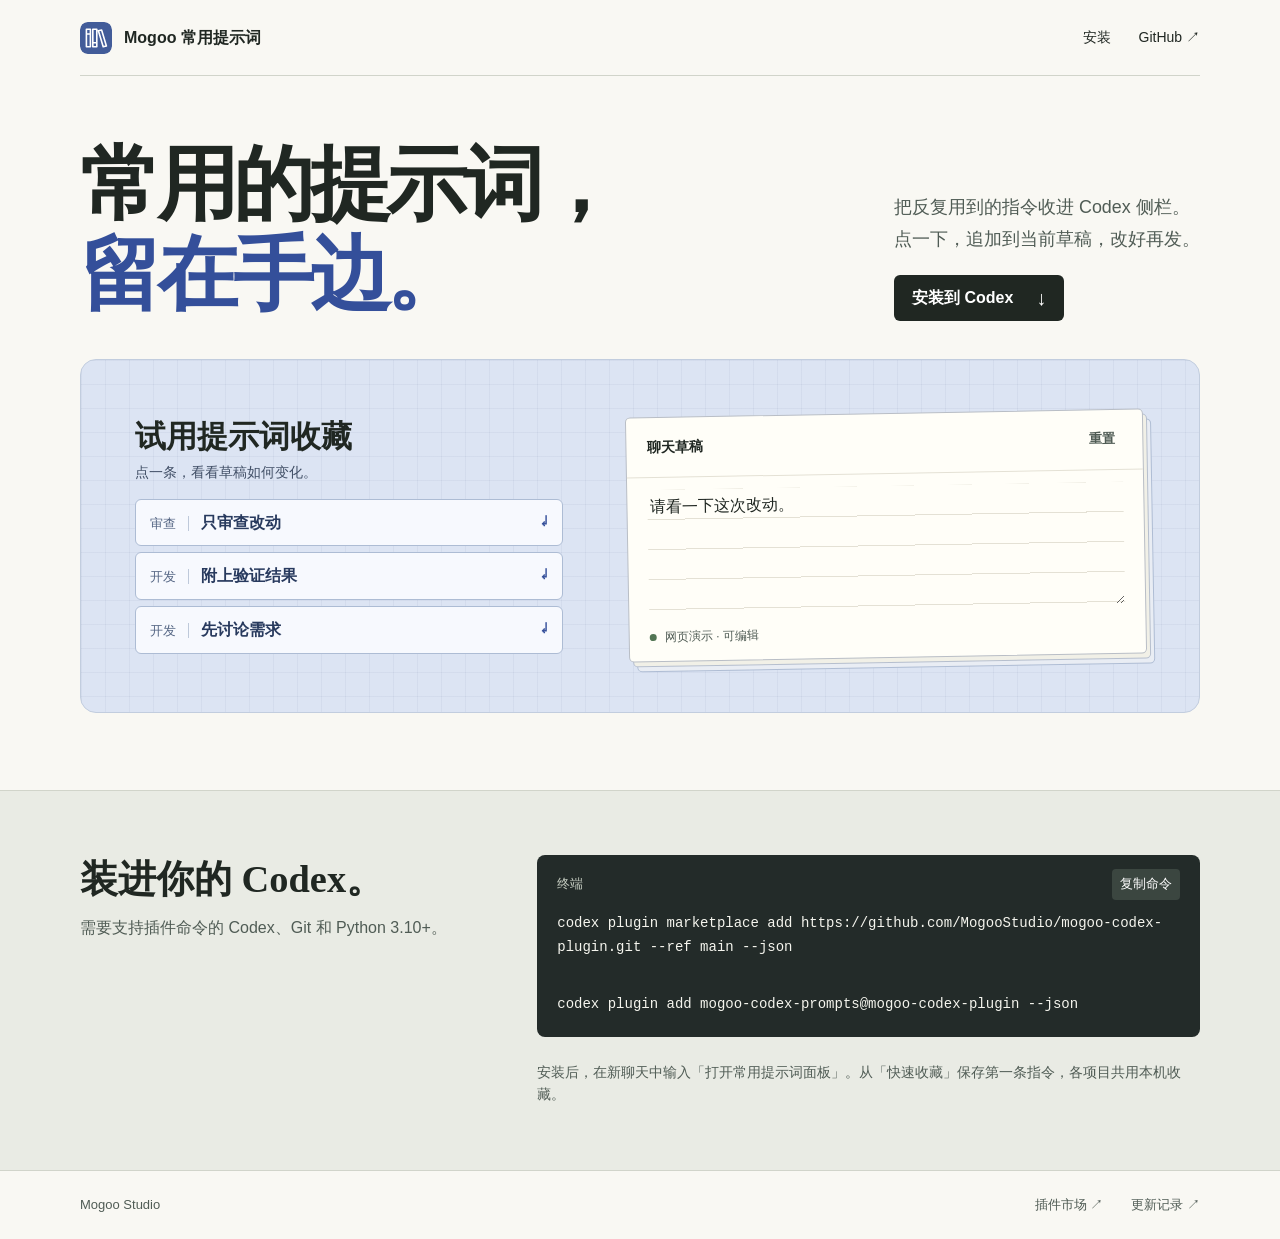
<file: docs/index.html>
<!doctype html>
<html lang="zh-CN">
<head>
  <meta charset="utf-8"><meta name="viewport" content="width=device-width, initial-scale=1">
  <meta name="description" content="在 Codex 侧栏收藏、检索和追加常用提示词。试用草稿演示，或从 Mogoo 的 GitHub 插件市场安装。">
  <title>Mogoo 常用提示词 · Codex 插件</title>
  <link rel="canonical" href="https://mogoostudio.github.io/mogoo-codex-prompts/">
  <link rel="icon" href="icon.svg" type="image/svg+xml">
  <link rel="stylesheet" href="site.css">
  <script src="site.js" defer></script>
</head>
<body>
  <header class="nav shell">
    <a href="#top" class="brand"><img src="icon.svg" width="32" height="32" alt="">Mogoo 常用提示词</a>
    <nav aria-label="主导航"><a href="#install">安装</a><a href="https://github.com/MogooStudio/mogoo-codex-prompts">GitHub ↗</a></nav>
  </header>
  <main id="top">
    <section class="hero shell" aria-labelledby="headline">
      <div class="hero-text">
        <h1 id="headline">常用的提示词，<br><em>留在手边。</em></h1>
        <div class="lead"><p>把反复用到的指令收进 Codex 侧栏。<br>点一下，追加到当前草稿，改好再发。</p>
          <a class="cta" href="#install">安装到 Codex <span aria-hidden="true">↓</span></a>
        </div>
      </div>
      <div class="demo" aria-labelledby="demo-title">
        <div class="library">
          <h2 id="demo-title">试用提示词收藏</h2>
          <p>点一条，看看草稿如何变化。</p>
          <div class="samples">
            <button type="button" data-sample="review"><span><small>审查</small>只审查改动</span><span aria-hidden="true" class="append">↵</span></button>
            <button type="button" data-sample="verify"><span><small>开发</small>附上验证结果</span><span aria-hidden="true" class="append">↵</span></button>
            <button type="button" data-sample="discuss"><span><small>开发</small>先讨论需求</span><span aria-hidden="true" class="append">↵</span></button>
          </div>
        </div>
        <div class="paper">
          <div class="paper-head"><label for="draft">聊天草稿</label><button id="reset" type="button">重置</button></div>
          <textarea id="draft" spellcheck="false">请看一下这次改动。</textarea>
          <div class="paper-foot"><span class="dot"></span><span id="demo-state" role="status">网页演示 · 可编辑</span></div>
        </div>
      </div>
    </section>
    <section id="install" class="install"><div class="shell install-grid">
      <div><h2>装进你的 Codex。</h2><p>需要支持插件命令的 Codex、Git 和 Python 3.10+。</p></div>
      <div class="terminal"><div><span>终端</span><button id="copy" type="button">复制命令</button></div><pre><code id="commands"><span>codex plugin marketplace add https://github.com/MogooStudio/mogoo-codex-plugin.git --ref main --json</span>
<span>codex plugin add mogoo-codex-prompts@mogoo-codex-plugin --json</span></code></pre></div>
      <p class="first-use">安装后，在新聊天中输入「打开常用提示词面板」。从「快速收藏」保存第一条指令，各项目共用本机收藏。</p>
    </div></section>
  </main>
  <footer class="shell"><span>Mogoo Studio</span><div><a href="https://github.com/MogooStudio/mogoo-codex-plugin">插件市场 ↗</a><a href="https://github.com/MogooStudio/mogoo-codex-prompts/blob/main/CHANGELOG.zh.md">更新记录 ↗</a></div></footer>
</body></html>
</file>
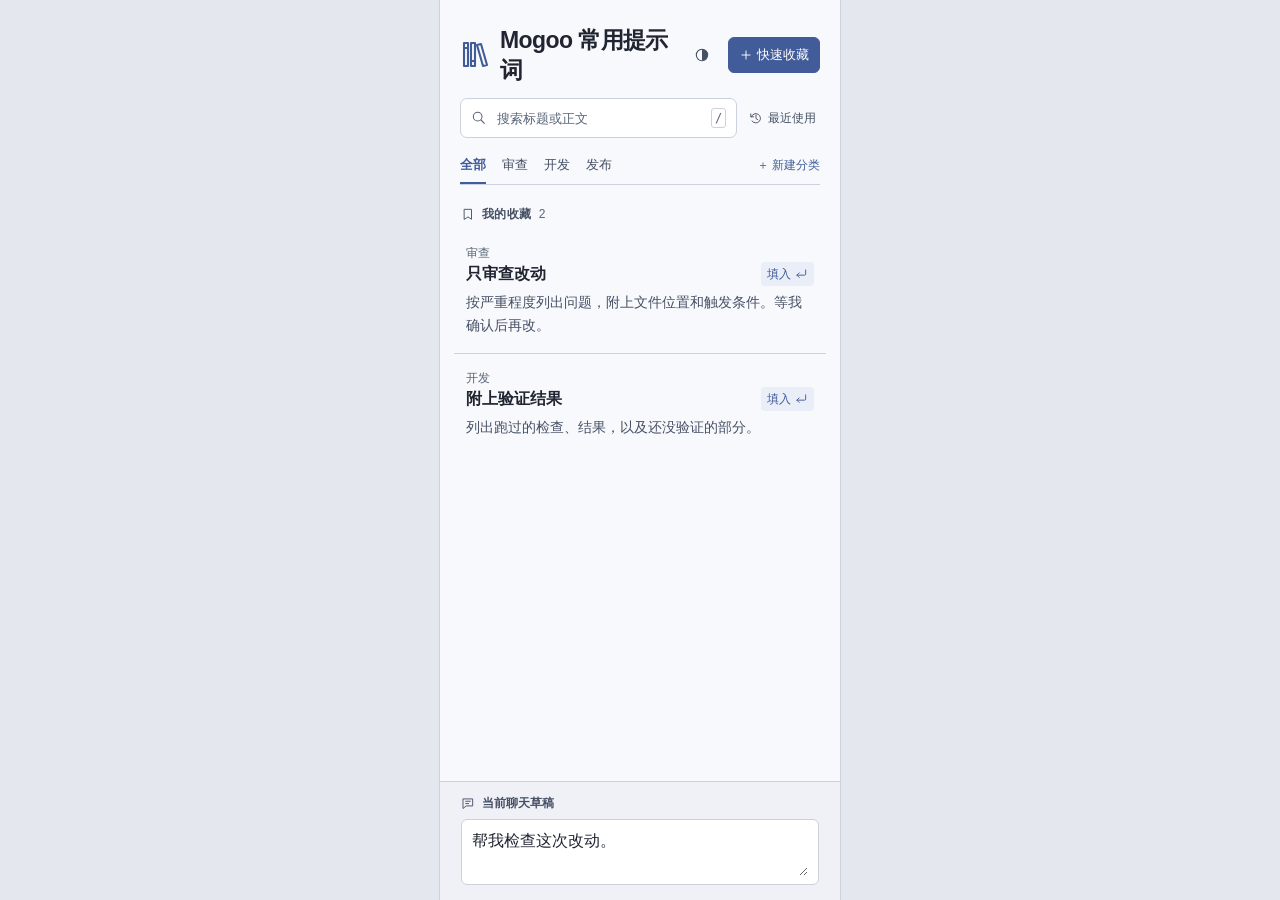
<file: design/native-list.html>
<!doctype html>
<html lang="zh-CN">
<head>
<meta charset="utf-8">
<meta name="viewport" content="width=device-width, initial-scale=1">
<title>Mogoo 常用提示词</title>
<script>
const themeKey='mogoo-prompts.appearance';
const themeModes=['auto','light','dark'];
const mediaTheme=matchMedia('(prefers-color-scheme: dark)');
let appearance='auto';
let hostTheme=null;
try {
 const stored=localStorage.getItem(themeKey);
 if(themeModes.includes(stored))appearance=stored;
} catch {}
function applyAppearance(){
 const resolved=appearance==='auto'?(hostTheme || (mediaTheme.matches?'dark':'light')):appearance;
 document.documentElement.dataset.theme=resolved;
}
function receiveHostTheme(context){
 if(context?.theme==='light'||context?.theme==='dark'){
  hostTheme=context.theme;
  applyAppearance();
 }
}
applyAppearance();
mediaTheme.addEventListener('change',applyAppearance);
if(window.parent!==window){
 const initId='mogoo-prompts-init';
 let initialized=false;
 window.addEventListener('message',event=>{
  if(event.source!==window.parent||event.data?.jsonrpc!=='2.0')return;
  const message=event.data;
  if(!initialized&&message.id===initId&&message.result){
   initialized=true;
   receiveHostTheme(message.result.hostContext);
   window.parent.postMessage({jsonrpc:'2.0',method:'ui/notifications/initialized'},'*');
  }else if(message.method==='ui/notifications/host-context-changed'){
   receiveHostTheme(message.params);
  }
 });
 window.parent.postMessage({jsonrpc:'2.0',id:initId,method:'ui/initialize',params:{
  protocolVersion:'2026-01-26',appInfo:{name:'mogoo-codex-prompts',version:'0.1.0'},appCapabilities:{}
 }},'*');
}
</script>
<style>
:root{
 color-scheme:light;
 --paper:#f8f9fc;--surface:#fff;--backdrop:#e4e7ee;--tray:#eff1f7;
 --ink:#202531;--sub:#465065;--muted:#596579;--line:#cbd1dd;
 --accent:#425c99;--on-accent:#fff;--hover:#344a80;--pale:#e9eef9;--selection:#d4dff5;
 --error:#a13245;--shadow:#17213728;--scrim:#151c3048;
 --font:Inter,"Segoe UI","Microsoft YaHei UI","Microsoft YaHei",sans-serif
}
:root[data-theme="dark"]{
 color-scheme:dark;
 --paper:#20232b;--surface:#292e39;--backdrop:#181a20;--tray:#242832;
 --ink:#eff1f7;--sub:#c6cddc;--muted:#a4afc3;--line:#485163;
 --accent:#acc2ff;--on-accent:#182238;--hover:#c2d2ff;--pale:#30394b;--selection:#414f6b;
 --error:#ffadbc;--shadow:#0005;--scrim:#080a117d
}
*{box-sizing:border-box} html,body{margin:0;height:100%} body{background:var(--backdrop);color:var(--ink);font:14px/1.5 var(--font);line-break:strict} button,input,textarea,select{font:inherit;color:inherit} button{cursor:pointer} button:focus-visible,input:focus-visible,textarea:focus-visible,select:focus-visible{outline:2px solid var(--accent);outline-offset:2px} button{background:transparent;border:0} button:hover{color:var(--accent)} button:active{opacity:.8} [hidden]{display:none!important} svg{width:16px;height:16px;flex:none;stroke:currentColor;fill:none;stroke-width:1.6;stroke-linecap:round;stroke-linejoin:round} .symbols{display:none} ::selection{background:var(--selection)}
.panel{max-width:400px;margin:auto;height:100dvh;display:flex;flex-direction:column;background:var(--paper);box-shadow:0 0 0 1px var(--line)} header{padding:25px 20px 13px}.heading,.section-title,.search,.meta,.entry-title,.draft-title,.actions,.filters,.filter-row,.footline{display:flex;align-items:center}.heading{gap:10px}.mark{width:30px;height:34px;color:var(--accent);stroke-width:2.1}.heading h1{font-size:23px;letter-spacing:-.6px;line-height:30px;margin:0;font-weight:650}.save{margin-left:auto;display:flex;align-items:center;gap:4px;border:1px solid var(--line);border-radius:6px;background:var(--accent);color:var(--on-accent);border-color:var(--accent);padding:7px 10px;font-size:13px;white-space:nowrap}.save svg{width:14px}.tools{padding:0 20px}.search{height:40px;gap:8px;border:1px solid var(--line);background:var(--surface);border-radius:7px;padding:0 10px;color:var(--muted)}.search:focus-within{border-color:var(--accent)}.search input{margin:0;width:100%;min-width:0;border:0;outline:none;background:transparent;font-size:16px}.search input::placeholder{color:var(--muted);font-size:13px}.search input:focus-visible{outline:none}.search kbd{font:12px/18px Consolas,monospace;color:var(--muted);width:18px;text-align:center;border:1px solid var(--line);border-radius:3px}
.filter-row{margin-top:8px;border-bottom:1px solid var(--line);justify-content:space-between;gap:8px}.filters{gap:16px;overflow-x:auto}.tab{font-size:13px;color:var(--sub);padding:9px 0;position:relative;white-space:nowrap}.tab[aria-pressed=true]{color:var(--accent);font-weight:650}.tab[aria-pressed=true]:after{content:"";position:absolute;inset:auto 0 0;background:var(--accent);height:2px}.category-label{color:var(--muted);font-size:12px;flex:none}
main{padding:20px 14px 10px;flex:1;min-height:0;overflow:auto;scrollbar-width:thin} section+section{margin-top:21px}.section-title{margin:0 7px 6px;gap:7px;color:var(--sub);font-size:12px;letter-spacing:.035em;font-weight:600}.section-title svg{width:14px;height:14px}.count{font:12px/1.5 var(--font);color:var(--muted);font-variant-numeric:tabular-nums}.row{width:100%;text-align:left;display:block;position:relative;border-radius:5px;padding:11px 12px 12px;line-height:1.5}.row.is-active,.row:hover,.row:focus-visible{background:var(--pale)}.row.is-active:before,.row:focus-visible:before{content:"";width:2px;background:var(--accent);position:absolute;left:0;top:12px;bottom:12px;border-radius:1px}.entry-title{gap:8px;justify-content:space-between}.name{font-size:16px;font-weight:650;line-height:23px;color:var(--ink);overflow-wrap:anywhere}.insert{display:flex;align-items:center;gap:3px;white-space:nowrap;color:var(--accent);font-size:12px}.insert svg{width:14px}.row:is(.is-active,:hover,:focus-visible) .insert{visibility:visible}.excerpt{display:block;white-space:pre-line;overflow-wrap:anywhere;color:var(--sub);margin:5px 0 0;font-size:14px;line-height:1.65}.meta{gap:7px;color:var(--muted);font-size:12px}.empty{padding:20px 8px;color:var(--sub)}
footer{border-top:1px solid var(--line);background:var(--tray);padding:12px 21px 15px}.draft-title{gap:7px;font-size:12px;color:var(--sub);font-weight:600}.draft-title svg{width:14px}.draft-title .status{margin-left:auto;color:var(--accent);font-weight:400}.draft{width:100%;background:transparent;resize:none;display:block;border:0;line-height:22px;margin:6px 0 0;padding:2px 0;font-size:16px}
dialog{border:1px solid var(--line);border-radius:10px;padding:20px;width:min(342px,calc(100vw - 28px));max-height:90dvh;background:var(--paper);color:var(--ink);box-shadow:0 8px 32px var(--shadow)}dialog::backdrop{background:var(--scrim)}dialog h2{margin:0 0 14px;font-size:19px}dialog label{display:block;font-size:13px;color:var(--sub);margin:12px 0}dialog :is(textarea,select,input){width:100%;margin:4px 0 0;border-radius:5px;border:1px solid var(--line);padding:7px;background:var(--surface)}dialog textarea{resize:vertical;min-height:96px}.actions{justify-content:flex-end;gap:8px}.actions button{padding:6px 12px;border-radius:5px}.primary{background:var(--accent);color:var(--on-accent)}.primary:hover{color:var(--on-accent);background:var(--hover)}@media(max-width:280px){header,.tools{padding-left:12px;padding-right:12px}.filters{gap:10px}.category-label{display:none}.insert span{display:none}h1{white-space:nowrap}.save{padding:4px}.mark{width:22px}.heading{gap:5px}}
.add-category{flex:none;color:var(--accent);font-size:12px;padding:6px 0 6px 4px;white-space:nowrap}.category-head{display:flex;justify-content:space-between;align-items:center;margin-top:12px}.category-head label{margin:0}.category-error{color:var(--error);font-size:13px}
.search-row{display:flex;align-items:center;gap:8px}.search-row .search{flex:1;min-width:0}.history-trigger{display:inline-flex;align-items:center;gap:5px;padding:8px 4px;white-space:nowrap;font-size:12px;color:var(--sub)}.history-trigger svg{width:14px;height:14px}.recent-head{display:flex;align-items:center;justify-content:space-between;margin-bottom:8px}.recent-head h2{margin:0}.recent-head button{color:var(--sub);font-size:13px}
.save:hover{color:var(--on-accent);background:var(--hover)}.meta{font-weight:400;color:var(--muted);font-size:12px;flex:none}
.entry-title{justify-content:flex-start;flex-wrap:wrap}.entry-title .name{flex:1;min-width:0}.item{padding:4px 0;border-bottom:1px solid var(--line)}.item:last-child{border-bottom:0}.item .row{border-radius:6px}.item-actions{padding:0 12px 7px}
.text-action{color:var(--accent);font-size:13px;min-height:28px;padding:2px 5px}.text-action:hover{text-decoration:underline}.draft-box{margin-top:7px;padding:8px 10px;border:1px solid var(--line);background:var(--surface);border-radius:6px}.draft-box:focus-within{border-color:var(--accent)}.draft-box .draft{margin:0;outline:none}.draft-box .draft:focus-visible{outline:none}.draft-title .status{font-size:12px}.heading{justify-content:space-between}.insert{background:var(--pale);border-radius:4px;padding:3px 6px}.row:hover .insert,.row:focus-visible .insert{background:var(--selection)}
dialog :is(textarea,select,input){font-size:16px}.field-head{display:flex;align-items:center;justify-content:space-between;gap:10px}.field-head label{margin:0}.optional{font-size:12px;font-weight:400;color:var(--muted)}.capture-error{color:var(--error);font-size:13px}.undo{padding:2px 4px;color:var(--accent);font-size:13px}.empty-actions{margin:-12px 0 12px 4px}.full-body{margin:3px 12px 10px;max-height:35vh;overflow:auto;white-space:pre-wrap;overflow-wrap:anywhere;font:14px/1.65 var(--font)}footer .draft{resize:vertical;max-height:24vh;min-height:42px}.history-trigger{min-height:36px}
#capture-form > .actions{margin-top:14px}

.appearance-trigger{display:grid;place-items:center;width:32px;height:32px;padding:0;border-radius:6px;flex:none;color:var(--sub)}
.appearance-trigger:hover,.appearance-trigger:focus-visible{background:var(--pale);color:var(--accent)}
.heading h1{flex:1}.heading .save{margin-left:0}
.theme-options{border:0;margin:0;padding:0}.theme-options label{display:flex;align-items:center;gap:10px;padding:9px 8px;margin:2px 0;border-radius:5px;cursor:pointer;font-size:14px}
.theme-options label:has(:checked){background:var(--pale);color:var(--accent)}
.theme-options input{accent-color:var(--accent);width:16px;height:16px;margin:0}.theme-options svg{width:16px;height:16px}
dialog input::placeholder,dialog textarea::placeholder{color:var(--muted);opacity:1}
@media(max-width:380px){.heading{gap:6px}.heading h1{font-size:19px}.heading .mark{display:none}}
</style>
</head><body>
<svg class="symbols" aria-hidden="true"><defs>
<symbol id="books" viewBox="0 0 30 34"><path d="M4 5h4v23H4zM11 5h4v23h-4zM17 7l4-1 6 21-4 1zM4 10h4m3 13h4"/></symbol>
<symbol id="search" viewBox="0 0 24 24"><circle cx="10" cy="10" r="6.5"/><path d="m15 15 5 5"/></symbol><symbol id="plus" viewBox="0 0 24 24"><path d="M12 5v14M5 12h14"/></symbol><symbol id="bookmark" viewBox="0 0 24 24"><path d="M6 4h12v17l-6-4-6 4z"/></symbol><symbol id="history" viewBox="0 0 24 24"><path d="M4 10a8 8 0 1 1 1 7M3 5v5h5m4-3v6l3 2"/></symbol><symbol id="enter" viewBox="0 0 24 24"><path d="M20 5v7a2 2 0 0 1-2 2H5m4-4-4 4 4 4"/></symbol><symbol id="draft" viewBox="0 0 24 24"><path d="M4 5h16v12H9l-5 4zM8 9h8m-8 4h5"/></symbol>
<symbol id="appearance" viewBox="0 0 24 24"><circle cx="12" cy="12" r="8.5"/><path fill="currentColor" stroke="none" d="M12 3.5a8.5 8.5 0 0 1 0 17z"/></symbol>
</defs></svg>
<div class="panel"><header><div class="heading"><svg class="mark" aria-hidden="true"><use href="#books"/></svg><h1>Mogoo 常用提示词</h1><button class="appearance-trigger" id="appearance-open" title="外观设置" aria-label="外观设置" aria-haspopup="dialog" aria-controls="appearance-dialog"><svg aria-hidden="true"><use href="#appearance"/></svg></button><button class="save" id="new"><svg><use href="#plus"/></svg>快速收藏</button></div>
</header>
<div class="tools"><div class="search-row"><label class="search"><svg><use href="#search"/></svg><input id="query" type="search" placeholder="搜索标题或正文" aria-label="搜索标题或正文"><kbd>/</kbd></label><button class="history-trigger" id="recent-trigger" aria-haspopup="dialog" aria-controls="recent-dialog"><svg aria-hidden="true"><use href="#history"/></svg>最近使用</button></div><div class="filter-row"><nav class="filters" aria-label="分类"></nav><button class="add-category" id="add-category">＋ 新建分类</button></div></div>
<main id="list" aria-label="提示词"></main>
<footer><div class="draft-title"><svg><use href="#draft"/></svg><label for="draft-text">当前聊天草稿</label><span class="status" role="status"></span><button class="undo" id="undo" hidden>撤销填入</button></div><div class="draft-box"><textarea rows="2" id="draft-text" class="draft">帮我检查这次改动。</textarea></div></footer></div>
<dialog id="appearance-dialog" aria-labelledby="appearance-title">
<div class="recent-head"><h2 id="appearance-title">外观</h2><form method="dialog"><button>完成</button></form></div>
<fieldset class="theme-options" aria-label="外观模式">
<label><input type="radio" name="theme" value="auto">跟随 Codex</label>
<label><input type="radio" name="theme" value="light">浅色</label>
<label><input type="radio" name="theme" value="dark">深色</label>
</fieldset></dialog>
<dialog id="recent-dialog" aria-labelledby="recent-title">
<div class="recent-head"><h2 id="recent-title">最近使用</h2><form method="dialog"><button>关闭</button></form></div>
<div id="recent-items"></div>
</dialog>
<dialog id="capture" aria-labelledby="capture-title"><form id="capture-form"><h2 id="capture-title">快速收藏</h2><div class="field-head"><label for="capture-body">正文</label><button class="text-action" id="use-draft" type="button">使用当前草稿</button></div>
<textarea id="capture-body" name="body" required placeholder="粘贴想留下的指令" autofocus></textarea><label>标题 <span class="optional">（选填）</span><input name="title" placeholder="默认取正文首行"></label><div class="category-head"><label for="capture-category">分类</label><button class="add-category" type="button" id="capture-add-category">＋ 新建分类</button></div><select name="category" id="capture-category"></select><div class="actions"><button type="button" id="cancel">关闭</button><button class="primary">收藏</button></div></form></dialog>
<dialog id="category-dialog" aria-labelledby="cat-title">
<form id="category-form"><h2 id="cat-title">新建分类</h2>
<label>分类名称<input id="cat-name" maxlength="40" required autofocus placeholder="例如：测试"></label>
<p class="category-error" id="cat-error" role="alert" hidden></p>
<div class="actions"><button type="button" id="cat-cancel">取消</button><button class="primary">创建分类</button></div>
</form></dialog>
<script>
const prompts = [
 {title:'只审查改动', body:'按严重程度列出问题，附上文件位置和触发条件。等我确认后再改。', category:'审查', saved:true},
 {title:'附上验证结果', body:'列出跑过的检查、结果，以及还没验证的部分。', category:'开发', saved:true},
 {title:'检查移动端构建', body:'核对 YouCanUp 的移动端导出配置和构建产物。', category:'发布'},
 {title:'先讨论需求', body:'先梳理使用场景和需要我决定的问题，确认后再讨论界面。', category:'开发'}
];
const $ = id => document.getElementById(id);
const appearanceDialog=$('appearance-dialog');
$('appearance-open').onclick=()=>{
 const selected=appearanceDialog.querySelector('input[value="'+appearance+'"]');
 selected.checked=true;
 appearanceDialog.showModal();
 selected.focus();
};
appearanceDialog.onchange=event=>{
 if(!themeModes.includes(event.target.value))return;
 appearance=event.target.value;
 applyAppearance();
 try {localStorage.setItem(themeKey,appearance)} catch {}
};
const recent = prompts.slice(2);
let category = '全部', active = null, timer, lastInsert = null;
function icon(name){const el=document.createElementNS('http://www.w3.org/2000/svg','svg');const use=document.createElementNS(el.namespaceURI,'use');use.setAttribute('href','#'+name);el.setAttribute('aria-hidden','true');el.append(use);return el}
function element(tag,cls,value){const el=document.createElement(tag);if(cls)el.className=cls;if(value)el.textContent=value;return el}
function announce(value){clearTimeout(timer);document.querySelector('.status').textContent=value;timer=setTimeout(()=>document.querySelector('.status').textContent='',2200)}
function appendPrompt(prompt){
 const draft=$('draft-text');
 lastInsert=draft.value;
 draft.value += (draft.value && !draft.value.endsWith('\n\n') ? (draft.value.endsWith('\n')?'\n':'\n\n') : '')+prompt.body;
 $('undo').hidden=false;
 draft.scrollTop=draft.scrollHeight;active=prompt;const idx=recent.indexOf(prompt);if(idx>=0)recent.splice(idx,1);recent.unshift(prompt);render(prompt);announce('已填入草稿');
}
function makeRow(prompt,highlight,onInsert=appendPrompt){
 const item=element('div','item');
 const row=element('button','row'+(highlight?' is-active':''));
 row.type='button';
 row.setAttribute('aria-label','填入草稿：'+prompt.title);
 const heading=element('span','entry-title');
 const action=element('span','insert','填入');
 action.append(icon('enter'));
 heading.append(element('span','name',prompt.title),action);
 const body=prompt.body.trim();
 const firstLines=body.split(/\r?\n/).slice(0,2).join('\n');
 const preview=firstLines.slice(0,64);
 const shortened=preview!==body;
 row.append(element('span','meta',prompt.category),heading,element('span','excerpt',preview+(shortened?'…':'')));
 row.onclick=()=>onInsert(prompt);
 row.dataset.promptIndex=String(prompts.indexOf(prompt));
 item.append(row);
 if(shortened){
  const actions=element('div','item-actions'),toggle=element('button','text-action','查看全文');
  const full=element('div','full-body',prompt.body);
  full.hidden=true;
  toggle.setAttribute('aria-expanded','false');
  toggle.onclick=()=>{
   full.hidden=!full.hidden;
   toggle.textContent=full.hidden?'查看全文':'收起全文';
   toggle.setAttribute('aria-expanded',String(!full.hidden));
   row.querySelector('.excerpt').hidden=!full.hidden;
  };
  actions.append(toggle);
  item.append(actions,full);
 }
 return item;
}
$('draft-text').oninput=()=>{lastInsert=null;$('undo').hidden=true};
$('undo').onclick=()=>{
 if(lastInsert===null)return;
 $('draft-text').value=lastInsert;
 lastInsert=null;
 $('undo').hidden=true;
 $('draft-text').focus();
 announce('已撤销填入');
};
function render(focus){
 const list=$('list');list.replaceChildren();const query=$('query').value.trim().toLocaleLowerCase();
 const match=p=>(category==='全部'||category===p.category)&&(p.title+' '+p.body).toLocaleLowerCase().includes(query);
 let activeShown=false; function section(label,glyph,items){const found=items.filter(match);if(!found.length)return;const section=element('section'),heading=element('h2','section-title');heading.append(icon(glyph),document.createTextNode(label),element('span','count',String(found.length)));section.append(heading,...found.map(prompt=>{const highlight=prompt===active&&!activeShown;if(highlight)activeShown=true;return makeRow(prompt,highlight)}));list.append(section)}
 if(query)section('搜索结果','search',prompts);
 else if(category==='全部')section('我的收藏','bookmark',prompts.filter(p=>p.saved));
 else section(category,'bookmark',prompts);
 if(!list.children.length){
  list.append(element('p','empty',query?'没有找到匹配的提示词。':'这个分类还没有提示词。'));
  const action=element('button','text-action empty-actions',query?'清除搜索':'收藏一条提示词');
  action.onclick=()=>{
   if(!query){$('new').click();return}
   $('query').value='';render();$('query').focus();
  };
  list.append(action);
 }
 if(focus)list.querySelector('[data-prompt-index="'+prompts.indexOf(focus)+'"]')?.focus({preventScroll:true});
}
$('recent-trigger').onclick=()=>{
 const items=$('recent-items');
 items.replaceChildren();
 for(const prompt of recent){
  const row=makeRow(prompt,false,()=>{
   $('recent-dialog').close();
   appendPrompt(prompt);
  });
  items.append(row);
 }
 if(!recent.length)items.append(element('p','empty','用过的提示词会出现在这里。'));
 $('recent-dialog').showModal();
};
const filterBar=document.querySelector('.filters');
const categories=['审查','开发','发布'];
function renderCategories(selected){
 filterBar.replaceChildren();
 for(const label of ['全部',...categories]){
  const btn=element('button','tab',label);
  btn.setAttribute('aria-pressed',label===category);
  btn.onclick=()=>{
   category=label;
   for(const item of filterBar.children)item.setAttribute('aria-pressed',item===btn);
   render();
  };
  filterBar.append(btn);
 }
 const select=$('capture-category');
 select.replaceChildren(...categories.map(label=>new Option(label,label)));
 select.value=selected||'开发';
}
function openCategoryDialog(){
 $('category-form').reset();
 $('cat-error').hidden=true;
 $('category-dialog').showModal();
}
$('add-category').onclick=openCategoryDialog;
$('capture-add-category').onclick=openCategoryDialog;
$('cat-cancel').onclick=()=>$('category-dialog').close();
$('category-form').onsubmit=event=>{
 event.preventDefault();
 const name=$('cat-name').value.trim();
 if(!name||['全部',...categories].some(item=>item.toLocaleLowerCase()===name.toLocaleLowerCase())){
  $('cat-error').textContent=name?'这个名称已在使用，请换一个。':'请输入分类名称。';
  $('cat-error').hidden=false;
  $('cat-name').focus();
  return;
 }
 categories.push(name);
 const capturing=$('capture').open;
 if(!capturing)category=name;
 renderCategories(name);
 $('category-dialog').close();
 if(capturing){$('capture-category').focus();return}
 $('query').value='';
 render();
 filterBar.lastElementChild.scrollIntoView({block:'nearest',inline:'nearest'});
 announce('已创建分类');
};
renderCategories('开发');
$('query').oninput=()=>render();document.addEventListener('keydown',event=>{if(event.key==='/'&&!event.ctrlKey&&!event.metaKey&&!document.querySelector('dialog[open]')&&!['INPUT','TEXTAREA','SELECT'].includes(document.activeElement.tagName)){event.preventDefault();$('query').focus()}});
$('new').onclick=()=>{
 $('use-draft').hidden=!$('draft-text').value.trim()||!!$('capture-body').value;
 $('capture-body').setCustomValidity('');
 if(!$('capture-body').value&&!$('capture-form').elements.title.value)$('capture-category').value=category==='全部'?'开发':category;
 $('capture').showModal();
};
$('use-draft').onclick=()=>{
 $('capture-body').value=$('draft-text').value;
 $('capture-body').dispatchEvent(new Event('input'));
 $('capture-body').focus();
};
$('capture-body').oninput=()=>{
 $('capture-body').setCustomValidity('');
 $('use-draft').hidden=!!$('capture-body').value||!$('draft-text').value.trim();
};
$('cancel').onclick=()=>$('capture').close();
$('capture-form').onsubmit=event=>{
 event.preventDefault();
 const form=event.target;
 const body=form.elements.body.value;
 if(!body.trim()){form.elements.body.setCustomValidity('请输入提示词正文。');form.elements.body.reportValidity();return}
 const title=form.elements.title.value.trim()||body.trim().split(/\r?\n/)[0];
 const prompt={title,body,category:form.elements.category.value,saved:true};
 prompts.unshift(prompt);
 active=prompt;
 if(category!=='全部')category=prompt.category;
 renderCategories(prompt.category);
 $('query').value='';
 $('capture').close();
 render(prompt);
 form.reset();
 announce('已收藏');
};
render();
</script></body></html>
</file>
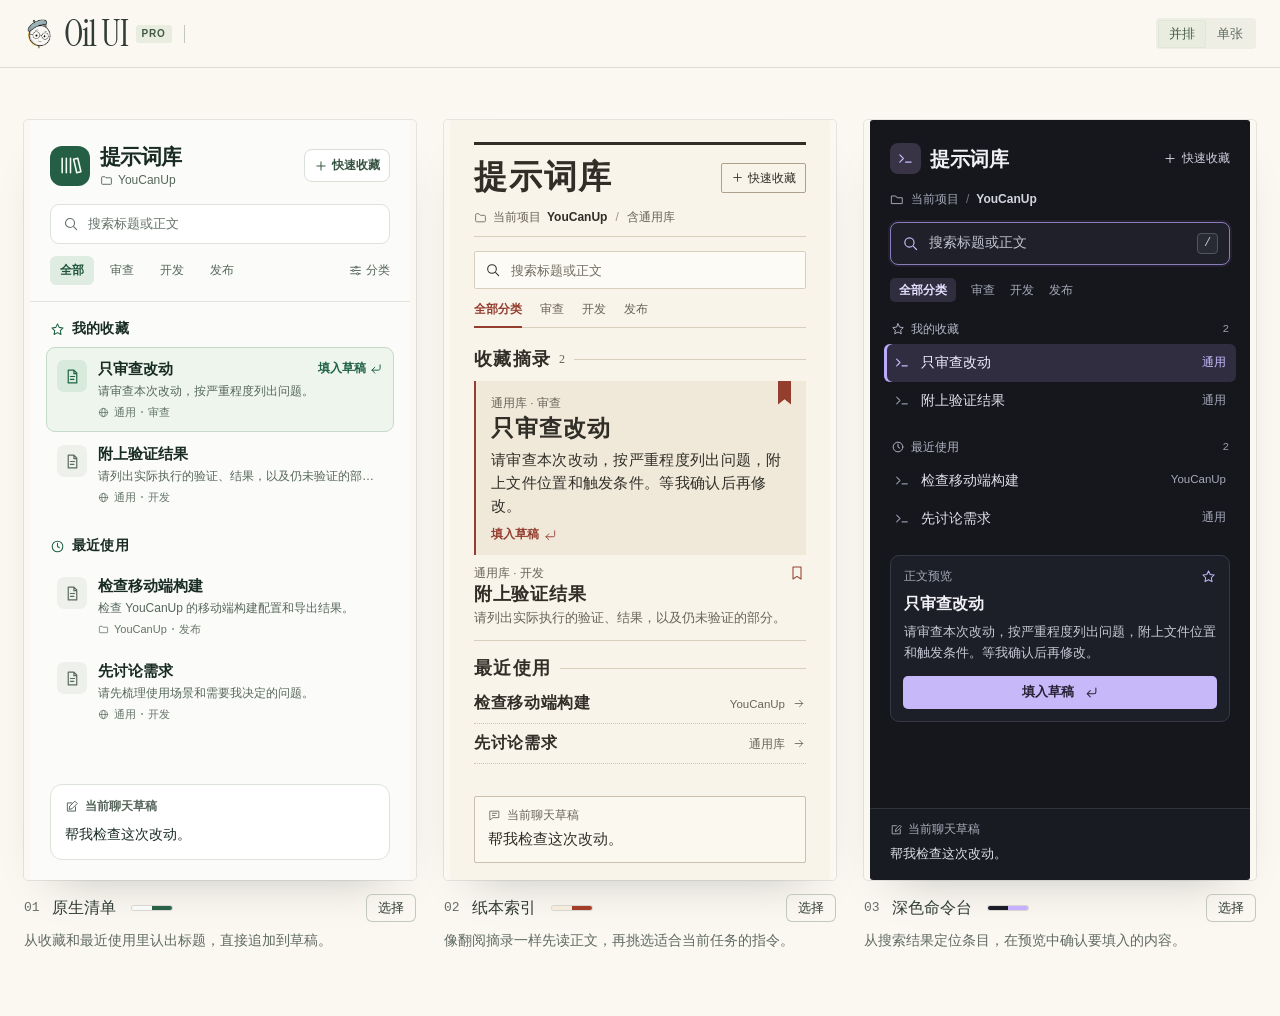
<file: design/style-comparison.html>
<!doctype html>
<html><head><meta charset="utf-8"><meta http-equiv="Content-Security-Policy" content="connect-src 'none'"><meta name="viewport" content="width=device-width,initial-scale=1"><title></title><link rel="icon" type="image/png" href="[data-uri]"><style>
@font-face{font-family:"Instrument Serif";src:url("[data-uri]") format("truetype");font-style:normal;font-weight:400;font-display:swap}
:root{--canvas:#faf8f1;--surface:#faf8f1;--well:#eeeee5;--raised:#faf8f1;--line:#dcded3;--line-2:#c2c9bc;--text:#303c35;--soft:#606b60;--faint:#676e65;--ink:#303c35;--accent:#435a47;--chip:#e8eddf;--hl:#ffe28a;--bar-h:68px;--sans:-apple-system,BlinkMacSystemFont,"Inter","PingFang SC","Hiragino Sans GB","Microsoft YaHei",sans-serif;--mono:ui-monospace,"SF Mono","JetBrains Mono",Menlo,Consolas,monospace;--brand:"Instrument Serif",Georgia,serif;color-scheme:light;font-family:var(--sans);color:var(--text);background:var(--canvas);font-synthesis:none;-webkit-font-smoothing:antialiased;font-variant-numeric:tabular-nums;
 /* 动效：咔嗒用于控件，滑行用于画面与切换，弹出用于确认；弹簧曲线由刚度/阻尼采样 */
 --snap:cubic-bezier(.2,.9,.25,1.04);--snap-d:330ms;--glide:cubic-bezier(.2,.8,.2,1);--glide-d:440ms;--pop:cubic-bezier(.3,1.5,.5,1);--exit:cubic-bezier(.4,0,1,1)}
@supports (transition-timing-function:linear(0,1)){:root{
 --snap:linear(0,.058,.186,.339,.491,.626,.739,.827,.893,.941,.973,.994,1.005,1.011,1.013,1.013,1.012,1.01,1.008,1.006,1);
 --glide:linear(0,.028,.097,.186,.286,.384,.48,.565,.644,.71,.768,.816,.856,.889,.915,.936,.953,.966,.976,.983,.989,.993,1);
 --pop:linear(0,.087,.289,.533,.765,.954,1.084,1.156,1.176,1.161,1.126,1.083,1.042,1.009,.986,.973,.969,.971,.977,.985,.992,.998,1.002,1.005,1.005,1.005,1)}}
*{box-sizing:border-box}body{margin:0;min-width:320px;background:var(--canvas)}h1,h2,p,dl,dd{margin:0}button,textarea,input{font:inherit;color:inherit}button{background:none;border:0;padding:0;cursor:pointer;-webkit-tap-highlight-color:transparent}:focus-visible{outline:2px solid var(--accent);outline-offset:3px}[hidden]{display:none!important}

.bar{position:sticky;top:0;z-index:10;min-height:68px;display:grid;grid-template-columns:minmax(0,1fr) auto;align-items:center;gap:14px;padding:14px 24px;background:var(--canvas);border-bottom:1px solid var(--line);view-transition-name:bar}
.bar-l{display:flex;align-items:center;gap:12px;min-width:0}
.brand{display:flex;align-items:center;gap:10px;flex:none;color:var(--ink);text-decoration:none}.brand img{width:30px;height:30px;display:block;transition:transform .5s var(--snap)}.brand:hover img{transform:rotate(-10deg) scale(1.06)}.brand:focus-visible{outline:2px solid var(--accent);outline-offset:4px;border-radius:6px}
.wm{font-family:var(--brand);font-size:36px;line-height:1;font-weight:400;letter-spacing:-.025em;white-space:nowrap}.pro-badge{align-self:center;margin-left:-2px;padding:4px 6px;border-radius:3px;background:var(--chip);color:var(--accent);font-family:var(--sans);font-size:10px;font-weight:600;line-height:1;letter-spacing:.08em}
.sep{width:1px;height:18px;background:var(--line-2);flex:none}.proj{font-size:14px;font-weight:600;white-space:nowrap;overflow:hidden;text-overflow:ellipsis}
.bar-c{display:flex;gap:8px;flex-wrap:wrap;min-width:0}
.seg{position:relative;display:flex;padding:2px;border-radius:4px;background:var(--well)}
.seg button{position:relative;z-index:1;font-size:13px;line-height:1.5;padding:4px 11px;border-radius:3px;color:var(--soft);white-space:nowrap;transition:color .2s}.seg button:hover{color:var(--text)}.seg button[aria-pressed=true]{color:var(--accent)}
.thumb{position:absolute;left:0;top:0;width:0;border-radius:3px;background:var(--chip);box-shadow:inset 0 0 0 .5px #435a4714;transition:transform var(--snap-d) var(--snap),width var(--snap-d) var(--snap)}

.intro{max-width:1840px;margin:0 auto;padding:28px 24px 0}.intro p{font-size:14px;line-height:1.75;color:var(--soft);max-width:68ch}

.grid{max-width:1840px;margin:0 auto;padding:24px 24px 64px;display:grid;grid-template-columns:repeat(var(--cols,3),minmax(0,1fr));gap:48px 28px;align-items:start}
.grid.first .card,.intro.first{animation:rise .7s var(--glide) both;animation-delay:calc(var(--i,0) * 70ms + 60ms)}
.card{min-width:0;display:flex;flex-direction:column}
.cap{display:flex;align-items:center;gap:12px;padding-top:14px}.cap .no{font-family:var(--mono);font-size:13px;color:var(--faint);transition:color .2s}.cap .name{font-size:16px;font-weight:600;line-height:1.4;min-width:0;white-space:nowrap;overflow:hidden;text-overflow:ellipsis}.cap .strip-mini{margin:0 auto 0 4px;width:40px;flex:none}.cap .no.base{flex:none;white-space:nowrap;font-family:inherit;font-size:12px;font-weight:600;line-height:1.6;padding:0 8px;border-radius:99px;background:var(--well);color:var(--soft)}
.lede{margin-top:8px;font-size:13.5px;line-height:1.7;color:var(--soft);display:-webkit-box;-webkit-line-clamp:2;-webkit-box-orient:vertical;overflow:hidden}
.name{font-size:19px;line-height:1.35;font-weight:600;overflow-wrap:anywhere}.strip-mini{display:flex;height:4px;width:96px;margin-top:9px;border-radius:2px;overflow:hidden;box-shadow:0 0 0 1px #0000001f}.strip-mini i{flex:1}
.frame{position:relative;background:var(--surface);border-radius:4px;box-shadow:0 0 0 1px #00000014,0 24px 48px -30px #00000040;transition:box-shadow .25s,transform .45s var(--glide)}.frame:hover{box-shadow:0 0 0 1px #0000002e,0 36px 64px -30px #00000052;transform:translateY(-3px)}.frame:active{transform:translateY(-1px) scale(.995);transition-duration:.25s,.12s}.frame[data-viewport=mobile]{padding:20px 0;background:var(--well)}
.peek{position:absolute;inset:auto 0 0 0;z-index:2;padding:10px 12px;font-size:12.5px;color:#fff;background:linear-gradient(transparent,#000b);opacity:0;transform:translateY(6px);transition:opacity .18s,transform .3s var(--glide);pointer-events:none;border-radius:0 0 4px 4px}.frame:hover .peek,.hit:focus-visible~.peek{opacity:1;transform:none}
.stage{position:relative;overflow:hidden;margin:0 auto;border-radius:3px;background:#ebebeb}.stage iframe,.stage img{position:absolute;left:0;top:0;border:0;display:block;transform-origin:top left;background:#fff;opacity:0;transition:opacity .4s ease-out}.stage.ready iframe,.stage.ready img{opacity:1}.stage iframe{pointer-events:none}.stage img{object-fit:contain;background:#ebebeb}
.hit{position:absolute;inset:0;width:100%;height:100%;z-index:1;border-radius:4px;cursor:zoom-in}.hit:focus-visible{outline-offset:-2px}
.service-note{position:absolute;inset:0;z-index:2;display:flex;align-items:center;justify-content:center;padding:20px;background:var(--canvas);overflow:auto;pointer-events:none}
.service-message{width:100%;max-width:440px;min-width:0;margin:auto;font-size:14px;line-height:1.7;color:var(--soft)}.service-message h3{margin:0 0 6px;font-size:16px;font-weight:600;color:var(--text)}
.service-command{display:flex;flex-wrap:wrap;align-items:flex-start;gap:8px;margin-top:16px;pointer-events:auto}.service-command code{flex:1 1 200px;min-width:0;padding:6px 10px;border-radius:6px;background:var(--well);font-family:var(--mono);font-size:12.5px;line-height:1.6;white-space:pre-wrap;overflow-wrap:anywhere;user-select:all}.service-command .tool{flex:none;background:var(--raised)}
.stage.offline .static{display:none}
.slide .static{display:none}.static{position:absolute;left:10px;bottom:10px;z-index:2;font-size:12.5px;line-height:1.4;padding:3px 8px;border-radius:4px;background:#000c;color:#ddd;pointer-events:none}
.pick-mark{position:absolute;top:10px;right:10px;z-index:3;display:none;align-items:center;gap:6px;padding:4px 10px 4px 8px;border-radius:99px;background:var(--ink);color:#fff;font-size:13px;font-weight:600;line-height:1.4;box-shadow:0 6px 16px #0000003d;pointer-events:none;transform-origin:85% 50%}.pick-mark::before{content:"";width:8px;height:8px;border-radius:50%;background:var(--hl)}
.is-chosen .pick-mark{display:inline-flex}.is-chosen .frame{box-shadow:0 0 0 2px var(--ink),0 30px 60px -30px #00000052}.is-chosen .cap .no{color:var(--text)}

.spec{display:grid;grid-template-columns:max-content minmax(0,1fr);gap:10px 12px;font-size:13px;line-height:1.6}.spec dt{color:var(--faint)}.spec dd{color:var(--soft);min-width:0;overflow-wrap:anywhere}
.pick{display:inline-flex;align-items:center;justify-content:center;gap:8px;font-size:14px;line-height:1.5;padding:8px 16px;border-radius:8px;box-shadow:inset 0 0 0 1px var(--line-2);color:var(--text);white-space:nowrap;transition:background .2s,color .2s,box-shadow .2s,transform .35s var(--snap)}.pick:hover{background:var(--chip)}.pick:active{transform:scale(.96);transition-duration:.2s,.2s,.2s,.08s}
.pick kbd{font-family:var(--mono);font-size:12px;color:var(--faint);padding:0 5px;border-radius:4px;box-shadow:inset 0 0 0 1px var(--line-2);transition:color .2s,box-shadow .2s}
.pick[data-on]{background:var(--accent);color:#fff;box-shadow:none}.pick[data-on]:hover{background:var(--ink)}.pick[data-on] kbd{color:var(--chip);box-shadow:inset 0 0 0 1px #ffffff40}
.pick[data-on]::before{content:"";width:9px;height:5px;margin:-3px 1px 0 0;border-left:1.6px solid;border-bottom:1.6px solid;transform:rotate(-45deg)}
.cap .pick{flex:none;font-size:13px;padding:4px 12px;border-radius:6px}

.loupe{position:fixed;top:var(--bar-h);left:0;right:0;bottom:0;display:grid;grid-template-columns:minmax(0,1fr) 300px;grid-template-rows:minmax(0,1fr)}
.view{position:relative;min-width:0;min-height:0;display:flex;flex-direction:column}
.surface{position:relative;flex:1;min-height:0;overflow:clip}
.track{display:flex;height:100%;transition:transform var(--glide-d) var(--glide)}
.slide{flex:0 0 100%;min-width:0;height:100%;overflow:auto;padding:20px 72px;display:flex;justify-content:center;align-items:center}.slide[data-zoom=actual]{display:block}
.slide .stage{flex:none;box-shadow:0 0 0 1px #00000014,0 40px 80px -40px #00000059;transition:transform var(--glide-d) var(--glide),opacity var(--glide-d) ease-out}.slide:not(.is-current) .stage{transform:scale(.92);opacity:.4}.slide.is-current .stage iframe{pointer-events:auto}
.nav{position:absolute;top:50%;z-index:2;width:44px;height:44px;margin-top:-22px;border-radius:50%;display:grid;place-items:center;font-size:18px;background:#ffffffd9;color:var(--ink);box-shadow:0 0 0 1px #00000014,0 8px 24px -6px #00000033;backdrop-filter:blur(8px);opacity:.85;transition:opacity .2s,transform .35s var(--snap)}.nav:hover{opacity:1}.nav:active{transform:scale(.9);transition-duration:.2s,.08s}.nav.prev{left:14px}.nav.next{right:14px}.nav:disabled{opacity:0;pointer-events:none;transform:scale(.8)}
.info{grid-row:1;grid-column:2;overflow:auto;border-left:1px solid var(--line);background:var(--surface);display:flex;flex-direction:column;view-transition-name:info}
.film{position:relative;display:grid;gap:2px;padding:10px;border-bottom:1px solid var(--line)}
.film-ind{position:absolute;left:0;top:0;width:0;height:0;border-radius:8px;background:var(--chip);box-shadow:inset 0 0 0 1px var(--line);transition:transform var(--snap-d) var(--snap),width var(--snap-d) var(--snap),height var(--snap-d) var(--snap)}
.film button{position:relative;z-index:1;display:grid;grid-template-columns:auto minmax(0,1fr);align-items:center;gap:3px 10px;padding:7px 10px;border-radius:8px;color:var(--soft);text-align:left;transition:color .2s,background .15s}.film button:hover{color:var(--text)}.film button:not([aria-current=true]):hover{background:#00000006}.film button[aria-current=true]{color:var(--text)}
.film .fn{font-family:var(--mono);font-size:12.5px;color:var(--faint);grid-row:span 2}.film .ft{font-size:13.5px;font-weight:500;white-space:nowrap;overflow:hidden;text-overflow:ellipsis}.film .strip-mini{margin:0;width:48px;height:3px}
.film .ft.chosen::after{content:"";width:6px;height:6px;border-radius:50%;background:var(--ink);display:inline-block;margin-left:8px;vertical-align:middle}
.info-body{padding:20px 20px 24px;display:flex;flex-direction:column;gap:16px}
.idx{font-size:48px;line-height:.9;font-weight:200;letter-spacing:-.02em;color:var(--faint)}.info .name{font-size:20px;line-height:1.35;margin-top:-6px}.north{font-size:14px;line-height:1.7;color:var(--text)}
.big-sw{display:grid;gap:6px}.big-sw div{display:grid;grid-template-columns:32px 1fr;align-items:center;gap:10px;font-family:var(--mono);font-size:12.5px;color:var(--soft)}.big-sw i{height:20px;border-radius:4px;box-shadow:inset 0 0 0 1px #00000017}
.info .pick{align-self:stretch;padding:8px 14px;font-size:13.5px}
.tools{display:flex;gap:10px;flex-wrap:wrap;align-items:center}.tool{font-size:13px;padding:5px 12px;border-radius:6px;color:var(--soft);box-shadow:inset 0 0 0 1px var(--line-2);transition:color .15s,background .2s}.tool:hover{color:var(--text)}.tool[aria-pressed=true]{background:var(--accent);color:#fff;box-shadow:none}
.hint{font-size:12px;line-height:1.9;color:var(--faint)}.hint kbd{font-family:var(--mono);font-size:12px;padding:0 5px;border-radius:4px;box-shadow:inset 0 0 0 1px var(--line-2);color:var(--soft)}


.toast{position:fixed;left:50%;bottom:24px;z-index:40;display:flex;align-items:center;gap:12px;max-width:min(560px,calc(100vw - 32px));padding:10px 16px 10px 12px;border-radius:12px;background:var(--ink);color:#fff;box-shadow:0 18px 44px -10px #00000066;font-size:13.5px;line-height:1.5;opacity:0;transform:translate(-50%,14px) scale(.96);pointer-events:none;transition:opacity .16s var(--exit),transform .2s var(--exit)}
.toast.show{opacity:1;transform:translate(-50%,0);pointer-events:auto;transition:opacity .18s ease-out,transform var(--snap-d) var(--snap)}
.toast .tick{flex:none;width:22px;height:22px;border-radius:50%;background:var(--hl);display:grid;place-items:center}.toast .tick::before{content:"";width:8px;height:4px;margin-top:-2px;border-left:1.6px solid var(--ink);border-bottom:1.6px solid var(--ink);transform:rotate(-45deg)}.toast[data-fail] .tick{background:#c2462e}.toast[data-fail] .tick::before{width:2px;height:9px;margin:0;border:0;background:#fff;transform:none}
.toast b{font-weight:600;min-width:0}.toast code{flex:1;font-family:var(--mono);font-size:12.5px;color:#a8a8a8;min-width:0;overflow:hidden;text-overflow:ellipsis;white-space:nowrap;user-select:all}.toast[data-fail] code{white-space:pre-wrap}

.empty{max-width:560px;margin:18vh auto;padding:24px;text-align:center;font-size:15px;line-height:1.8;color:var(--soft)}

@keyframes rise{from{opacity:0;transform:translateY(16px)}}
@keyframes vt-out{to{opacity:0;transform:scale(.97)}}
@keyframes vt-in{from{opacity:0;transform:scale(.98)}}
@keyframes info-in{from{transform:translateX(100%)}}
@keyframes info-out{to{transform:translateX(100%)}}
/* 并排与单张之间、视口变化用页面过渡：同一方向的画面从卡片放大到单张，其他卡片淡出，侧栏从右侧滑入 */
::view-transition-group(*){animation-duration:var(--glide-d);animation-timing-function:var(--glide)}
::view-transition-old(*),::view-transition-new(*){height:100%;object-fit:cover;object-position:50% 0}
::view-transition-old(root),::view-transition-new(root){animation-duration:.2s}
::view-transition-old(*):only-child{animation:vt-out .18s var(--exit) both}
::view-transition-new(*):only-child{animation:vt-in .3s .08s ease-out both}
::view-transition-new(info):only-child{animation:info-in var(--glide-d) var(--glide) both}
::view-transition-old(info):only-child{animation:info-out .22s var(--exit) both}
::view-transition-old(bar){display:none}::view-transition-new(bar){animation:none}
/* 视口和缩放只改变形状与位置：外框直接变形，内容不做叠影 */
html[data-vt=reshape]::view-transition-old(*){animation:none;opacity:0}
html[data-vt=reshape]::view-transition-new(*){animation:none}
html[data-vt=reshape]::view-transition-old(*):only-child{animation:vt-out .18s var(--exit) both;opacity:1}
html[data-vt=reshape]::view-transition-new(*):only-child{animation:vt-in .3s .08s ease-out both}

@media(max-width:1180px){.grid{--cols:2!important}.bar{grid-template-columns:minmax(0,1fr) auto;row-gap:10px}.loupe{grid-template-columns:minmax(0,1fr) 280px}}
@media(max-width:760px){.bar{grid-template-columns:1fr;padding:10px 16px}.bar-c .seg{min-width:0}.bar-c .seg button{padding-inline:9px}.bar-c{flex-wrap:wrap}.intro{padding:24px 16px 0}.grid{--cols:1!important;padding:24px 16px 48px;gap:48px}.loupe{position:static;display:flex;flex-direction:column}.surface{flex:none}.track{height:auto;align-items:flex-start}.slide{height:auto;padding:16px 12px}.info{border-left:0;border-top:1px solid var(--line)}.film{display:flex;overflow-x:auto}.film button{flex:none}.info-body{padding:20px 16px}.nav{display:none}}
@media(prefers-reduced-motion:reduce){*,*::before,*::after{transition-duration:0s!important;animation-duration:0s!important;animation-delay:0s!important}.frame:hover{transform:none}}
</style></head><body>
<header class="bar" id="bar" hidden>
 <div class="bar-l"><a class="brand" href="https://www.oiloil.org" target="_blank" rel="noopener" data-i18n-title="brandTitle" data-i18n-aria-label="brandLabel"><img src="[data-uri]" alt=""><span class="wm">Oil UI</span><span id="pro-badge" class="pro-badge">PRO</span></a><span class="sep" aria-hidden="true"></span><span class="proj" id="project"></span></div>
 <div class="bar-c">
  <div class="seg" role="group" data-i18n-aria-label="layoutLabel"><span class="thumb" aria-hidden="true"></span><button type="button" data-layout="compare" aria-pressed="true" data-i18n="compare"></button><button type="button" data-layout="loupe" aria-pressed="false" data-i18n="loupe"></button></div>
  <div class="seg" role="group" data-i18n-aria-label="viewportLabel"><span class="thumb" aria-hidden="true"></span><button type="button" data-viewport="desktop" aria-pressed="true" data-i18n="desktop"></button><button type="button" data-viewport="mobile" aria-pressed="false" data-i18n="mobile"></button></div>
 </div>
</header>
<div id="compare-view" hidden>
 <section class="intro"><p id="brief"></p></section>
 <main id="grid" class="grid" data-i18n-aria-label="candidates"></main>
</div>
<main id="loupe" class="loupe" hidden data-i18n-aria-label="singleView">
 <div class="view">
  <button type="button" class="nav prev" id="prev" data-i18n-aria-label="previous">←</button>
  <div id="surface" class="surface"><div id="track" class="track"></div></div>
  <button type="button" class="nav next" id="next" data-i18n-aria-label="next">→</button>
 </div>
 <aside id="info" class="info"><nav id="film" class="film" data-i18n-aria-label="switchDirection"></nav><div id="info-body" class="info-body" aria-live="polite"></div></aside>
</main>
<div id="empty" class="empty" hidden data-i18n="empty"></div>
<div id="toast" class="toast" role="status" aria-live="polite"><span class="tick"></span><b></b><code></code></div>
<script>
const DATA = {"schemaVersion": 1, "round": "提示词面板 · 首轮", "lang": "zh", "candidates": [{"id": "candidate-1", "name": "原生清单", "concept": "从收藏和最近使用里认出标题，直接追加到草稿。", "palette": ["#f8faf8", "#286348"], "kind": "html", "content": "\u003c!doctype html>\n\u003chtml lang=\"zh-CN\">\n\u003chead>\u003cmeta http-equiv=\"Content-Security-Policy\" content=\"default-src 'none'; style-src 'unsafe-inline'; img-src data:; font-src data:; media-src data:; script-src 'none'; form-action 'none'; base-uri 'none'; object-src 'none'\">\n\u003cmeta charset=\"utf-8\">\n\u003cmeta name=\"viewport\" content=\"width=device-width,initial-scale=1\">\n\u003ctitle>原生清单\u003c/title>\n\u003cstyle>\n  :root{--ink:#192c24;--sub:#56665c;--muted:#647368;--rule:#dfe5df;--green:#216345;--soft:#e9f3eb;--canvas:#fbfcf9}\n  *{box-sizing:border-box}\n  body{margin:0;color:var(--ink);background:var(--canvas);font-family:Inter,\"Segoe UI\",\"Microsoft YaHei\",sans-serif;-webkit-font-smoothing:antialiased}\n  button{font:inherit;color:inherit}\n  .panel{width:100%;max-width:420px;min-height:760px;margin:0 auto;display:flex;flex-direction:column;background:var(--canvas)}\n  .defs{display:none}\n  .ic{width:17px;height:17px;fill:none;stroke:currentColor;stroke-width:1.7;stroke-linecap:round;stroke-linejoin:round;vertical-align:middle;flex:none}\n  header{padding:24px 20px 17px;display:flex;gap:10px;align-items:center}\n  .brand{display:grid;place-items:center;width:40px;height:40px;color:#f3fff3;background:#245f45;border-radius:12px}\n  .brand .ic{width:25px;height:25px;stroke-width:1.5}\n  h1{font-size:21px;line-height:1.2;letter-spacing:-.75px;margin:0 0 4px;font-weight:700}\n  .project{display:flex;align-items:center;gap:5px;color:var(--sub);font-size:12px;font-weight:500}\n  .project .ic{width:13px;height:13px}\n  .save{margin-left:auto;display:inline-flex;align-items:center;gap:4px;background:#fff;border:1px solid #d9e0d8;border-radius:8px;padding:7px 9px;color:#365342;font-size:12px;font-weight:600}\n  .save .ic{width:14px;height:14px}\n  .tools{padding:0 20px 16px;border-bottom:1px solid var(--rule)}\n  .search{display:flex;align-items:center;gap:9px;border-radius:9px;border:1px solid #dce2dc;background:#fff;color:var(--muted);height:40px;padding:0 12px;font-size:13px}\n  .search .ic{width:16px;height:16px}\n  .filters{display:flex;align-items:center;gap:6px;margin-top:12px}\n  .filters button{border:0;background:transparent;padding:6px 10px;font-size:12px;color:var(--sub);border-radius:6px}\n  .filters .on{background:#dfece2;color:#20553a;font-weight:650}\n  .filters .manage{margin-left:auto;display:flex;align-items:center;gap:4px;padding-right:0}\n  .manage .ic{width:13px;height:13px}\n  main{padding:18px 16px 0;flex:1}\n  section+section{margin-top:20px}\n  h2{display:flex;align-items:center;gap:7px;font-size:14px;letter-spacing:.2px;font-weight:700;margin:0 4px 9px}\n  h2 .ic{width:15px;height:15px;color:var(--green)}\n  .row{position:relative;display:flex;align-items:flex-start;gap:11px;padding:11px 10px 12px;border:1px solid transparent;border-radius:9px}\n  .current{border-color:#c4d9c8;background:#edf5ed}\n  .doc{width:30px;height:32px;display:grid;place-items:center;background:#eef1eb;color:#5b6b5d;border-radius:7px;margin-top:1px}\n  .current .doc{background:#d8eadb;color:var(--green)}\n  .detail{min-width:0;flex:1}\n  .name{font-weight:650;font-size:15px;line-height:20px}\n  .excerpt{font-size:12px;font-weight:400;line-height:18px;color:var(--sub);margin:3px 0 5px;white-space:nowrap;text-overflow:ellipsis;overflow:hidden}\n  .scope{display:flex;align-items:center;gap:5px;color:var(--muted);font-size:11px;line-height:14px}\n  .scope .ic{width:11px;height:11px}\n  .scope i{display:block;width:2px;height:2px;border-radius:50%;background:#829386}\n  .insert{color:var(--green);font-size:12px;display:flex;align-items:center;gap:3px;position:absolute;right:10px;top:12px;font-weight:600}\n  .insert .ic{width:14px;height:14px}\n  footer{margin:12px 20px 20px;border:1px solid #dbe3da;background:#fff;border-radius:12px;padding:13px 14px 15px}\n  .draft-label{display:flex;align-items:center;gap:6px;font-size:12px;font-weight:600;color:var(--sub)}\n  .draft-label .ic{width:14px;height:14px}\n  .draft{margin:9px 0 0;font-size:14px;line-height:20px}\n\u003c/style>\n\u003c/head>\n\u003cbody>\n\u003csvg class=\"defs\" xmlns=\"http://www.w3.org/2000/svg\">\u003cdefs>\n\u003csymbol id=\"library\" viewBox=\"0 0 24 24\">\u003cpath d=\"M4 5v14m4-14v14m4-14v14m3-13 4-1 3 13-4 1z\"/>\u003c/symbol>\n\u003csymbol id=\"folder\" viewBox=\"0 0 24 24\">\u003cpath d=\"M3 6a1 1 0 0 1 1-1h5l2 2h9a1 1 0 0 1 1 1v10a1 1 0 0 1-1 1H4a1 1 0 0 1-1-1z\"/>\u003c/symbol>\n\u003csymbol id=\"plus\" viewBox=\"0 0 24 24\">\u003cpath d=\"M12 5v14M5 12h14\"/>\u003c/symbol>\n\u003csymbol id=\"search\" viewBox=\"0 0 24 24\">\u003ccircle cx=\"10.5\" cy=\"10.5\" r=\"6.8\"/>\u003cpath d=\"m16 16 4.5 4.5\"/>\u003c/symbol>\n\u003csymbol id=\"settings\" viewBox=\"0 0 24 24\">\u003cpath d=\"M3 6h8m4 0h6M3 12h3m4 0h11M3 18h11m4 0h3\"/>\u003ccircle cx=\"13\" cy=\"6\" r=\"2\"/>\u003ccircle cx=\"8\" cy=\"12\" r=\"2\"/>\u003ccircle cx=\"16\" cy=\"18\" r=\"2\"/>\u003c/symbol>\n\u003csymbol id=\"star\" viewBox=\"0 0 24 24\">\u003cpath d=\"m12 3 2.7 5.6 6.2.9-4.4 4.3 1 6.2L12 17l-5.5 3 1-6.2-4.4-4.3 6.2-.9z\"/>\u003c/symbol>\n\u003csymbol id=\"time\" viewBox=\"0 0 24 24\">\u003ccircle cx=\"12\" cy=\"12\" r=\"8.5\"/>\u003cpath d=\"M12 7v5l3 2\"/>\u003c/symbol>\n\u003csymbol id=\"doc\" viewBox=\"0 0 24 24\">\u003cpath d=\"M6 3h8l4 4v14H6zM14 3v5h4M9 12h6m-6 4h5\"/>\u003c/symbol>\n\u003csymbol id=\"globe\" viewBox=\"0 0 24 24\">\u003ccircle cx=\"12\" cy=\"12\" r=\"9\"/>\u003cellipse cx=\"12\" cy=\"12\" rx=\"4\" ry=\"9\"/>\u003cpath d=\"M3 12h18\"/>\u003c/symbol>\n\u003csymbol id=\"return\" viewBox=\"0 0 24 24\">\u003cpath d=\"M19 5v6a3 3 0 0 1-3 3H5m5-5-5 5 5 5\"/>\u003c/symbol>\n\u003csymbol id=\"draft\" viewBox=\"0 0 24 24\">\u003cpath d=\"M18 12v7H4V5h8m2 0 3-3 4 4-9 9-5 1 1-5z\"/>\u003c/symbol>\n\u003c/defs>\u003c/svg>\n\u003cdiv class=\"panel\">\n\u003cheader>\u003cdiv class=\"brand\">\u003csvg class=\"ic\">\u003cuse href=\"#library\"/>\u003c/svg>\u003c/div>\u003cdiv>\u003ch1>提示词库\u003c/h1>\u003cdiv class=\"project\">\u003csvg class=\"ic\">\u003cuse href=\"#folder\"/>\u003c/svg>YouCanUp\u003c/div>\u003c/div>\u003cbutton class=\"save\">\u003csvg class=\"ic\">\u003cuse href=\"#plus\"/>\u003c/svg>快速收藏\u003c/button>\u003c/header>\n\u003cdiv class=\"tools\">\u003cdiv class=\"search\">\u003csvg class=\"ic\">\u003cuse href=\"#search\"/>\u003c/svg>搜索标题或正文\u003c/div>\u003cdiv class=\"filters\">\u003cbutton class=\"on\">全部\u003c/button>\u003cbutton>审查\u003c/button>\u003cbutton>开发\u003c/button>\u003cbutton>发布\u003c/button>\u003cbutton class=\"manage\">\u003csvg class=\"ic\">\u003cuse href=\"#settings\"/>\u003c/svg>分类\u003c/button>\u003c/div>\u003c/div>\n\u003cmain>\n  \u003csection>\u003ch2>\u003csvg class=\"ic\">\u003cuse href=\"#star\"/>\u003c/svg>我的收藏\u003c/h2>\n    \u003carticle class=\"row current\">\u003cdiv class=\"doc\">\u003csvg class=\"ic\">\u003cuse href=\"#doc\"/>\u003c/svg>\u003c/div>\u003cdiv class=\"detail\">\u003cdiv class=\"name\">只审查改动\u003c/div>\u003cp class=\"excerpt\">请审查本次改动，按严重程度列出问题。\u003c/p>\u003cdiv class=\"scope\">\u003csvg class=\"ic\">\u003cuse href=\"#globe\"/>\u003c/svg>通用\u003ci>\u003c/i>审查\u003c/div>\u003c/div>\u003cspan class=\"insert\">填入草稿\u003csvg class=\"ic\">\u003cuse href=\"#return\"/>\u003c/svg>\u003c/span>\u003c/article>\n    \u003carticle class=\"row\">\u003cdiv class=\"doc\">\u003csvg class=\"ic\">\u003cuse href=\"#doc\"/>\u003c/svg>\u003c/div>\u003cdiv class=\"detail\">\u003cdiv class=\"name\">附上验证结果\u003c/div>\u003cp class=\"excerpt\">请列出实际执行的验证、结果，以及仍未验证的部分。\u003c/p>\u003cdiv class=\"scope\">\u003csvg class=\"ic\">\u003cuse href=\"#globe\"/>\u003c/svg>通用\u003ci>\u003c/i>开发\u003c/div>\u003c/div>\u003c/article>\n  \u003c/section>\n  \u003csection>\u003ch2>\u003csvg class=\"ic\">\u003cuse href=\"#time\"/>\u003c/svg>最近使用\u003c/h2>\n    \u003carticle class=\"row\">\u003cdiv class=\"doc\">\u003csvg class=\"ic\">\u003cuse href=\"#doc\"/>\u003c/svg>\u003c/div>\u003cdiv class=\"detail\">\u003cdiv class=\"name\">检查移动端构建\u003c/div>\u003cp class=\"excerpt\">检查 YouCanUp 的移动端构建配置和导出结果。\u003c/p>\u003cdiv class=\"scope\">\u003csvg class=\"ic\">\u003cuse href=\"#folder\"/>\u003c/svg>YouCanUp\u003ci>\u003c/i>发布\u003c/div>\u003c/div>\u003c/article>\n    \u003carticle class=\"row\">\u003cdiv class=\"doc\">\u003csvg class=\"ic\">\u003cuse href=\"#doc\"/>\u003c/svg>\u003c/div>\u003cdiv class=\"detail\">\u003cdiv class=\"name\">先讨论需求\u003c/div>\u003cp class=\"excerpt\">请先梳理使用场景和需要我决定的问题。\u003c/p>\u003cdiv class=\"scope\">\u003csvg class=\"ic\">\u003cuse href=\"#globe\"/>\u003c/svg>通用\u003ci>\u003c/i>开发\u003c/div>\u003c/div>\u003c/article>\n  \u003c/section>\n\u003c/main>\n\u003cfooter>\u003cdiv class=\"draft-label\">\u003csvg class=\"ic\">\u003cuse href=\"#draft\"/>\u003c/svg>当前聊天草稿\u003c/div>\u003cp class=\"draft\">帮我检查这次改动。\u003c/p>\u003c/footer>\n\u003c/div>\n\u003c/body>\n\u003c/html>\n", "sourceLabel": "a.html", "baseline": false, "interactive": false, "nativeViewport": {"width": 380, "height": 760}}, {"id": "candidate-2", "name": "纸本索引", "concept": "像翻阅摘录一样先读正文，再挑选适合当前任务的指令。", "palette": ["#f5eddc", "#a43e29"], "kind": "html", "content": "\u003c!doctype html>\n\u003chtml lang=\"zh-CN\">\u003chead>\u003cmeta http-equiv=\"Content-Security-Policy\" content=\"default-src 'none'; style-src 'unsafe-inline'; img-src data:; font-src data:; media-src data:; script-src 'none'; form-action 'none'; base-uri 'none'; object-src 'none'\">\u003cmeta charset=\"utf-8\">\u003cmeta name=\"viewport\" content=\"width=device-width,initial-scale=1\">\u003ctitle>纸本索引\u003c/title>\n\u003cstyle>\n:root{color-scheme:light;--sheet:#f8f4ea;--ink:#302e27;--mute:#69645a;--edge:#d7cebe;--red:#943e30;--serif:\"STSong\",\"SimSun\",\"Noto Serif CJK SC\",serif;--sans:\"Inter\",\"Microsoft YaHei UI\",\"Microsoft YaHei\",sans-serif}\n*{box-sizing:border-box}body{margin:0;background:var(--sheet);color:var(--ink);font:14px/1.5 var(--sans);-webkit-font-smoothing:antialiased}\nbutton,input{font:inherit;color:inherit}button{appearance:none;background:none;border:0;padding:0}svg.i{width:16px;height:16px;fill:none;stroke:currentColor;stroke-width:1.55;stroke-linecap:round;stroke-linejoin:round;flex:none}\nmain{margin:auto;max-width:470px;min-height:760px;padding:22px 24px 17px;display:flex;flex-direction:column}\nheader{border-top:3px solid var(--ink)}.head{display:flex;align-items:center;justify-content:space-between;margin:12px 0 10px}h1,h2,h3,p{margin:0}h1{font:700 33px/1.25 var(--serif);letter-spacing:.055em}\n.quick{border:1px solid #ada08e;padding:5px 9px;display:flex;align-items:center;gap:4px;font-size:12px;border-radius:2px}.quick .i{width:13px;height:13px}\n.scope{display:flex;border-bottom:1px solid var(--edge);align-items:center;gap:6px;padding:0 0 10px;font-size:12px;color:var(--mute)}.scope .i{width:13px;height:13px}.scope b{font:600 12px var(--sans);color:var(--ink)}.scope .sep{padding:0 2px;color:#a09885}\n.search{height:38px;border:1px solid var(--edge);background:#fdfbf5;margin-top:14px;padding:0 10px;display:flex;align-items:center;gap:8px;border-radius:2px}.search input{width:100%;border:0;outline:0;background:transparent;font-size:13px}.search input::placeholder{color:#716c60}\nnav{display:flex;gap:18px;align-items:stretch;height:39px;border-bottom:1px solid var(--edge);font-size:12px;color:var(--mute)}nav button{padding:1px 0 0;position:relative}nav .active{color:var(--red);font-weight:700}nav .active:after{content:\"\";height:2px;background:var(--red);position:absolute;bottom:-1px;left:0;right:0}\n.section{display:flex;align-items:center;gap:8px;margin:19px 0 9px}.section h2{font:700 18px/1.35 var(--serif);letter-spacing:.07em}.section span{font:12px/1.2 Georgia,serif;color:var(--mute)}.section:after{content:\"\";height:1px;background:var(--edge);flex:1;margin-left:1px}\n.excerpt{position:relative;padding:14px 15px 12px;background:#f0e9da;border-left:2px solid var(--red)}.bookmark{height:24px;width:13px;background:var(--red);position:absolute;top:0;right:15px;clip-path:polygon(0 0,100% 0,100% 100%,50% 78%,0 100%)}\n.meta{font:11.5px/1.4 var(--sans);color:var(--mute)}h3{font:700 23px/1.3 var(--serif);letter-spacing:.04em}.excerpt h3{margin:3px 0 5px}.excerpt p{font:15px/1.55 var(--serif);letter-spacing:.02em}\n.insert{display:flex;gap:4px;align-items:center;color:var(--red);font:600 12px var(--sans);margin-top:8px}.insert .i{width:14px;height:14px}\n.brief{padding:10px 0 11px;border-bottom:1px solid var(--edge);position:relative}.brief h3{font-size:18px;line-height:1.5}.brief p{font:13px/1.6 var(--serif);color:var(--mute)}.brief .flag{position:absolute;right:1px;top:10px;color:var(--red)}\n.list .section{margin:15px 0 4px}.row{display:flex;align-items:center;justify-content:space-between;padding:9px 0;border-bottom:1px dotted #cfc4b0}.row h3{font-size:16px}.row .meta{font-size:11.5px}.row aside{display:flex;align-items:center;gap:8px;color:var(--mute)}.row .i{width:13px;height:13px}\nfooter{padding-top:14px;margin-top:auto}.draft{border:1px solid #c9c0ad;border-radius:2px;background:#fbf8ef;padding:10px 13px}.draft small{font-size:11.5px;color:var(--mute);display:flex;align-items:center;gap:6px}.draft small .i{width:13px;height:13px}.draft p{font:15px/1.65 var(--serif);margin-top:3px}\n\u003c/style>\u003c/head>\u003cbody>\n\u003csvg style=\"position:absolute;width:0;height:0;overflow:hidden\" aria-hidden=\"true\">\u003cdefs>\n\u003csymbol id=\"plus\" viewBox=\"0 0 24 24\">\u003cpath d=\"M12 5v14M5 12h14\"/>\u003c/symbol>\n\u003csymbol id=\"folder\" viewBox=\"0 0 24 24\">\u003cpath d=\"M3 7a2 2 0 0 1 2-2h4l3 3h7a2 2 0 0 1 2 2v8a2 2 0 0 1-2 2H5a2 2 0 0 1-2-2z\"/>\u003c/symbol>\n\u003csymbol id=\"search\" viewBox=\"0 0 24 24\">\u003ccircle cx=\"10.5\" cy=\"10.5\" r=\"6.5\"/>\u003cpath d=\"m16 16 4.5 4.5\"/>\u003c/symbol>\n\u003csymbol id=\"enter\" viewBox=\"0 0 24 24\">\u003cpath d=\"M20 5v8a2 2 0 0 1-2 2H5m5-5-5 5 5 5\"/>\u003c/symbol>\n\u003csymbol id=\"bookmark\" viewBox=\"0 0 24 24\">\u003cpath d=\"M6 3h12v18l-6-4-6 4z\"/>\u003c/symbol>\n\u003csymbol id=\"arrow\" viewBox=\"0 0 24 24\">\u003cpath d=\"M4 12h14m-6-6 6 6-6 6\"/>\u003c/symbol>\n\u003csymbol id=\"draft\" viewBox=\"0 0 24 24\">\u003cpath d=\"M4 4h16v12H9l-5 4zM8 8h8m-8 4h5\"/>\u003c/symbol>\n\u003c/defs>\u003c/svg>\n\u003cmain>\u003cheader>\u003cdiv class=\"head\">\u003ch1>提示词库\u003c/h1>\u003cbutton class=\"quick\">\u003csvg class=\"i\">\u003cuse href=\"#plus\"/>\u003c/svg>快速收藏\u003c/button>\u003c/div>\n\u003cdiv class=\"scope\">\u003csvg class=\"i\">\u003cuse href=\"#folder\"/>\u003c/svg>当前项目\u003cb>YouCanUp\u003c/b>\u003cspan class=\"sep\">/\u003c/span>含通用库\u003c/div>\u003c/header>\n\u003cdiv class=\"search\">\u003csvg class=\"i\">\u003cuse href=\"#search\"/>\u003c/svg>\u003cinput aria-label=\"搜索提示词\" placeholder=\"搜索标题或正文\">\u003c/div>\n\u003cnav aria-label=\"分类\">\u003cbutton class=\"active\">全部分类\u003c/button>\u003cbutton>审查\u003c/button>\u003cbutton>开发\u003c/button>\u003cbutton>发布\u003c/button>\u003c/nav>\n\u003csection>\u003cdiv class=\"section\">\u003ch2>收藏摘录\u003c/h2>\u003cspan>2\u003c/span>\u003c/div>\n\u003carticle class=\"excerpt\">\u003cspan class=\"bookmark\" aria-hidden=\"true\">\u003c/span>\u003cdiv class=\"meta\">通用库 · 审查\u003c/div>\u003ch3>只审查改动\u003c/h3>\u003cp>请审查本次改动，按严重程度列出问题，附上文件位置和触发条件。等我确认后再修改。\u003c/p>\u003cbutton class=\"insert\">填入草稿\u003csvg class=\"i\">\u003cuse href=\"#enter\"/>\u003c/svg>\u003c/button>\u003c/article>\n\u003carticle class=\"brief\">\u003cdiv class=\"meta\">通用库 · 开发\u003c/div>\u003ch3>附上验证结果\u003c/h3>\u003cp>请列出实际执行的验证、结果，以及仍未验证的部分。\u003c/p>\u003csvg class=\"i flag\">\u003cuse href=\"#bookmark\"/>\u003c/svg>\u003c/article>\u003c/section>\n\u003csection class=\"list\">\u003cdiv class=\"section\">\u003ch2>最近使用\u003c/h2>\u003c/div>\u003cdiv class=\"row\">\u003ch3>检查移动端构建\u003c/h3>\u003caside>\u003cspan class=\"meta\">YouCanUp\u003c/span>\u003csvg class=\"i\">\u003cuse href=\"#arrow\"/>\u003c/svg>\u003c/aside>\u003c/div>\u003cdiv class=\"row\">\u003ch3>先讨论需求\u003c/h3>\u003caside>\u003cspan class=\"meta\">通用库\u003c/span>\u003csvg class=\"i\">\u003cuse href=\"#arrow\"/>\u003c/svg>\u003c/aside>\u003c/div>\u003c/section>\n\u003cfooter>\u003cdiv class=\"draft\">\u003csmall>\u003csvg class=\"i\">\u003cuse href=\"#draft\"/>\u003c/svg>当前聊天草稿\u003c/small>\u003cp>帮我检查这次改动。\u003c/p>\u003c/div>\u003c/footer>\u003c/main>\u003c/body>\u003c/html>\n", "sourceLabel": "b.html", "baseline": false, "interactive": false, "nativeViewport": {"width": 380, "height": 760}}, {"id": "candidate-3", "name": "深色命令台", "concept": "从搜索结果定位条目，在预览中确认要填入的内容。", "palette": ["#1b1d29", "#c6afff"], "kind": "html", "content": "\u003c!doctype html>\n\u003chtml lang=\"zh-CN\">\n\u003chead>\u003cmeta http-equiv=\"Content-Security-Policy\" content=\"default-src 'none'; style-src 'unsafe-inline'; img-src data:; font-src data:; media-src data:; script-src 'none'; form-action 'none'; base-uri 'none'; object-src 'none'\">\n\u003cmeta charset=\"utf-8\">\n\u003cmeta name=\"viewport\" content=\"width=device-width,initial-scale=1\">\n\u003ctitle>深色命令台\u003c/title>\n\u003cstyle>\n*{box-sizing:border-box}\n:root{color-scheme:dark;--canvas:#15171d;--surface:#1c1f27;--line:#353844;--ink:#f1f0f6;--muted:#a5a8b8;--accent:#c8bcff;--active:#302d41}\nbody{margin:0;background:var(--canvas);color:var(--ink);font:14px/1.55 Inter,\"Segoe UI\",\"Microsoft YaHei UI\",sans-serif;-webkit-font-smoothing:antialiased}\n.panel{max-width:480px;min-height:760px;height:100vh;margin:auto;display:flex;flex-direction:column}\n.top{padding:23px 20px 0}.head,.brand,.link,.project,.search,.filters,.row,.sect,.preview-title,.draft-heading,.insert,.hint{display:flex;align-items:center}\n.head,.sect,.preview-title,.draft-heading{justify-content:space-between}\n.brand{gap:9px}.mark{width:31px;height:31px;border-radius:8px;display:grid;place-items:center;background:#393346;color:var(--accent)}h1{font-size:20px;line-height:1.3;letter-spacing:-.5px;margin:0;font-weight:670}\nsvg{width:17px;height:17px;fill:none;stroke:currentColor;stroke-width:1.65;stroke-linecap:round;stroke-linejoin:round;flex:none}\n.link{font-size:12px;gap:5px;color:#d1cedd}.link svg{width:14px}.project{margin-top:16px;gap:7px;color:var(--muted);font-size:12px}.project svg{width:14px}.project strong{color:#d3d5de;font-weight:550}.sep{color:#727585}\n.search{gap:10px;border:1px solid #8b7cbb;border-radius:8px;height:43px;margin-top:13px;padding:0 11px;box-shadow:0 0 0 2px #24202e;background:#1f2029;color:#c3c4d2}.search svg{color:var(--accent)}kbd{display:inline-grid;place-items:center;min-width:21px;height:21px;padding:0 4px;border:1px solid #515462;border-radius:4px;font:12px/1 \"Cascadia Mono\",Consolas,monospace;color:#c1c4d3;background:#292b34}.search kbd{margin-left:auto}\n.filters{gap:15px;margin:13px 0 0;color:var(--muted);font-size:12px}.on{color:#e4dfff;font-weight:600;background:#302d3e;border-radius:5px;padding:3px 9px}\n.list{padding:0 14px}.sect{color:#b2b4c4;font-size:12px;font-weight:550;margin:18px 7px 5px}.sect span{display:flex;align-items:center;gap:6px}.sect svg{width:14px;height:14px}.sect small{font:11px/1.3 Consolas,monospace;color:#979baa}\n.row{height:38px;gap:11px;padding:0 10px;border-radius:6px;color:#dfe0e8}.row>svg{width:16px;color:#8e93a6}.row strong{font-size:14px;font-weight:520}.scope{margin-left:auto;color:#a6a9b9;font-size:11.5px}.selected{background:var(--active);box-shadow:inset 3px 0 0 #bcabfa;color:#f1edff}.selected>svg,.selected .scope{color:var(--accent)}\n.preview{margin:18px 20px 12px;border:1px solid var(--line);border-radius:9px;background:var(--surface);overflow:hidden}.preview-title{padding:11px 13px 0;color:var(--muted);font-size:12px}.preview-title svg{width:15px;height:15px;color:#c4b5fb}.preview h2{font-size:16px;font-weight:650;margin:6px 13px 4px}.quote{margin:0 13px 12px;color:#c6c8d5;font-size:13px;line-height:1.65}.insert{justify-content:center;gap:10px;margin:0 12px 12px;height:33px;border-radius:5px;background:#c7b8fa;color:#262234;font-weight:650;font-size:13px}.insert svg{width:15px}\n.draft{margin-top:auto;border-top:1px solid #32343d;background:#191b22;padding:12px 20px 16px}.draft-heading{color:#aaadbb;font-size:11.5px}.hint{gap:5px}.hint svg{width:13px;height:13px}.draft p{margin:5px 0 0;color:#dddee7;font-size:13px}\n\u003c/style>\u003c/head>\n\u003cbody>\n\u003csvg width=\"0\" height=\"0\" style=\"position:absolute;width:0;height:0\" aria-hidden=\"true\">\u003cdefs>\n\u003csymbol id=\"command\" viewBox=\"0 0 24 24\">\u003cpath d=\"m4 7 5 5-5 5m8 0h8\"/>\u003c/symbol>\n\u003csymbol id=\"plus\" viewBox=\"0 0 24 24\">\u003cpath d=\"M12 5v14M5 12h14\"/>\u003c/symbol>\n\u003csymbol id=\"folder\" viewBox=\"0 0 24 24\">\u003cpath d=\"M3 6h7l2 3h9v10H3z\"/>\u003c/symbol>\n\u003csymbol id=\"search\" viewBox=\"0 0 24 24\">\u003ccircle cx=\"10.5\" cy=\"10.5\" r=\"6.5\"/>\u003cpath d=\"m16 16 4.5 4.5\"/>\u003c/symbol>\n\u003csymbol id=\"star\" viewBox=\"0 0 24 24\">\u003cpath d=\"m12 3 2.7 5.7 6.3.9-4.5 4.4 1.1 6.2-5.6-3-5.6 3 1.1-6.2L3 9.6l6.3-.9z\"/>\u003c/symbol>\n\u003csymbol id=\"time\" viewBox=\"0 0 24 24\">\u003ccircle cx=\"12\" cy=\"12\" r=\"8.3\"/>\u003cpath d=\"M12 7v5l3 2\"/>\u003c/symbol>\n\u003csymbol id=\"doc\" viewBox=\"0 0 24 24\">\u003cpath d=\"M6 3h9l4 4v14H6zM14 3v5h5M9 12h6m-6 4h5\"/>\u003c/symbol>\n\u003csymbol id=\"enter\" viewBox=\"0 0 24 24\">\u003cpath d=\"M19 5v6a3 3 0 0 1-3 3H5m5-5-5 5 5 5\"/>\u003c/symbol>\n\u003csymbol id=\"edit\" viewBox=\"0 0 24 24\">\u003cpath d=\"M12 5H4v15h15v-8m-9 3 1-4 7-7 3 3-7 7z\"/>\u003c/symbol>\n\u003c/defs>\u003c/svg>\n\u003cmain class=\"panel\">\n\u003cheader class=\"top\">\u003cdiv class=\"head\">\u003cdiv class=\"brand\">\u003cspan class=\"mark\">\u003csvg>\u003cuse href=\"#command\"/>\u003c/svg>\u003c/span>\u003ch1>提示词库\u003c/h1>\u003c/div>\u003cspan class=\"link\">\u003csvg>\u003cuse href=\"#plus\"/>\u003c/svg>快速收藏\u003c/span>\u003c/div>\n\u003cdiv class=\"project\">\u003csvg>\u003cuse href=\"#folder\"/>\u003c/svg>当前项目\u003cspan class=\"sep\">/\u003c/span>\u003cstrong>YouCanUp\u003c/strong>\u003c/div>\n\u003cdiv class=\"search\">\u003csvg>\u003cuse href=\"#search\"/>\u003c/svg>搜索标题或正文\u003ckbd>/\u003c/kbd>\u003c/div>\n\u003cdiv class=\"filters\">\u003cspan class=\"on\">全部分类\u003c/span>\u003cspan>审查\u003c/span>\u003cspan>开发\u003c/span>\u003cspan>发布\u003c/span>\u003c/div>\u003c/header>\n\u003csection class=\"list\" aria-label=\"提示词列表\">\n\u003cdiv class=\"sect\">\u003cspan>\u003csvg>\u003cuse href=\"#star\"/>\u003c/svg>我的收藏\u003c/span>\u003csmall>2\u003c/small>\u003c/div>\n\u003cdiv class=\"row selected\">\u003csvg>\u003cuse href=\"#command\"/>\u003c/svg>\u003cstrong>只审查改动\u003c/strong>\u003cspan class=\"scope\">通用\u003c/span>\u003c/div>\n\u003cdiv class=\"row\">\u003csvg>\u003cuse href=\"#command\"/>\u003c/svg>\u003cstrong>附上验证结果\u003c/strong>\u003cspan class=\"scope\">通用\u003c/span>\u003c/div>\n\u003cdiv class=\"sect\">\u003cspan>\u003csvg>\u003cuse href=\"#time\"/>\u003c/svg>最近使用\u003c/span>\u003csmall>2\u003c/small>\u003c/div>\n\u003cdiv class=\"row\">\u003csvg>\u003cuse href=\"#command\"/>\u003c/svg>\u003cstrong>检查移动端构建\u003c/strong>\u003cspan class=\"scope\">YouCanUp\u003c/span>\u003c/div>\n\u003cdiv class=\"row\">\u003csvg>\u003cuse href=\"#command\"/>\u003c/svg>\u003cstrong>先讨论需求\u003c/strong>\u003cspan class=\"scope\">通用\u003c/span>\u003c/div>\n\u003c/section>\n\u003csection class=\"preview\" aria-label=\"选中提示词预览\">\u003cdiv class=\"preview-title\">\u003cspan>正文预览\u003c/span>\u003csvg>\u003cuse href=\"#star\"/>\u003c/svg>\u003c/div>\u003ch2>只审查改动\u003c/h2>\u003cp class=\"quote\">请审查本次改动，按严重程度列出问题，附上文件位置和触发条件。等我确认后再修改。\u003c/p>\u003cdiv class=\"insert\">填入草稿\u003csvg>\u003cuse href=\"#enter\"/>\u003c/svg>\u003c/div>\u003c/section>\n\u003cfooter class=\"draft\">\u003cdiv class=\"draft-heading\">\u003cspan class=\"hint\">\u003csvg>\u003cuse href=\"#edit\"/>\u003c/svg>当前聊天草稿\u003c/span>\u003c/div>\u003cp>帮我检查这次改动。\u003c/p>\u003c/footer>\n\u003c/main>\u003c/body>\u003c/html>\n", "sourceLabel": "c.html", "baseline": false, "interactive": false, "nativeViewport": {"width": 380, "height": 760}}], "fingerprint": "3218d95904a5c734c4d09e60", "edition": "pro"};
// Interface strings: edit both locales here; manifest content stays as supplied.
const I18N = {
  "zh": {
    "htmlLang": "zh-CN",
    "pageTitle": "风格对比",
    "projectTitle": "{project} · 风格对比 · Oil UI{edition}",
    "brandTitle": "Oil UI{edition} · oiloil.org",
    "brandLabel": "Oil UI{edition}，打开 oiloil.org",
    "layoutLabel": "查看方式",
    "compare": "并排",
    "loupe": "单张",
    "viewportLabel": "预览视口",
    "desktop": "桌面 1280",
    "mobile": "手机 390",
    "candidates": "候选方向",
    "singleView": "单张查看",
    "previous": "上一个方向",
    "next": "下一个方向",
    "switchDirection": "切换方向",
    "empty": "尚未加入设计小样。按 references/style-explorer.md 准备 manifest 后用生成器组装。",
    "baseline": "现状",
    "serviceUnavailable": "开发服务器没有运行",
    "serviceHelp": "在对话里跟 Agent 说“打开对比页”就行。",
    "copyCommand": "复制命令",
    "copyCommandLabel": "复制启动命令",
    "live": "本地运行",
    "image": "静态图",
    "interactive": "可操作",
    "fonts": "字体",
    "traits": "特征",
    "viewDirection": "单张查看 {name}",
    "selected": "已选择",
    "peek": "点击单张查看 · 实际尺寸",
    "fit": "适应窗口",
    "actual": "实际尺寸 100%",
    "keyboardHint": "<kbd>←</kbd> <kbd>→</kbd> 切换方向　<kbd>P</kbd> 选择并复制<br><kbd>Esc</kbd> 回到并排",
    "selectedCopy": "已选择 · 复制",
    "select": "选择",
    "selectDirection": "选这个方向",
    "recopyTitle": "再点一次，重新复制这个方向",
    "selectTitle": "选择这个方向，并复制给 Agent",
    "copyRound": "{round}：",
    "copyChoice": "{round}选 {number} {name}",
    "copied": "已复制，粘贴给 Agent",
    "copyFailed": "复制失败，请手动复制"
  },
  "en": {
    "htmlLang": "en",
    "pageTitle": "Style comparison",
    "projectTitle": "{project} · Style comparison · Oil UI{edition}",
    "brandTitle": "Oil UI{edition} · oiloil.org",
    "brandLabel": "Oil UI{edition} — visit oiloil.org",
    "layoutLabel": "View mode",
    "compare": "Compare",
    "loupe": "Single",
    "viewportLabel": "Preview size",
    "desktop": "Desktop 1280",
    "mobile": "Mobile 390",
    "candidates": "Design directions",
    "singleView": "Single view",
    "previous": "Previous direction",
    "next": "Next direction",
    "switchDirection": "Switch direction",
    "empty": "No previews yet. Prepare a manifest as described in references/style-explorer.md, then run the generator.",
    "baseline": "Current",
    "serviceUnavailable": "The dev server isn't running",
    "serviceHelp": "Ask your agent to “open the comparison page.”",
    "copyCommand": "Copy command",
    "copyCommandLabel": "Copy start command",
    "live": "Live",
    "image": "Image",
    "interactive": "Interactive",
    "fonts": "Fonts",
    "traits": "Traits",
    "viewDirection": "View {name}",
    "selected": "Selected",
    "peek": "Click to view alone · actual size",
    "fit": "Fit to window",
    "actual": "Actual size (100%)",
    "keyboardHint": "<kbd>←</kbd> <kbd>→</kbd> Switch direction · <kbd>P</kbd> Select and copy<br><kbd>Esc</kbd> Back to compare",
    "selectedCopy": "Selected · Copy",
    "select": "Select",
    "selectDirection": "Choose this direction",
    "recopyTitle": "Click again to copy this direction",
    "selectTitle": "Choose this direction and copy a message for your agent",
    "copyRound": "Round {round}: ",
    "copyChoice": "{round}Go with {number} {name}",
    "copied": "Copied. Paste it to your agent.",
    "copyFailed": "Couldn't copy. Please copy the text manually."
  }
};
const IS_PRO = DATA?.edition !== 'open';
const LANG = DATA?.lang || (/^zh/i.test(navigator.language || '') ? 'zh' : 'en');
function t(key, values={}) {
 values={edition:IS_PRO?' Pro':'',...values};
 return I18N[LANG][key].replace(/\{(\w+)\}/g, (_, name)=>String(values[name] ?? ''));
}
(()=>{
 const $=s=>document.querySelector(s),$$=s=>document.querySelectorAll(s);
 document.documentElement.lang=t('htmlLang');
 document.title=DATA?.project?t('projectTitle',{project:DATA.project}):t('pageTitle');
 $$('[data-i18n]').forEach(n=>n.textContent=t(n.dataset.i18n));
 ['aria-label','title','placeholder'].forEach(attr=>$$(`[data-i18n-${attr}]`).forEach(n=>n.setAttribute(attr,t(n.getAttribute(`data-i18n-${attr}`)))));
 $('#pro-badge').hidden=!IS_PRO;
 if(!DATA?.candidates?.length){$('#empty').hidden=false;return;}
 const C=DATA.candidates,SIZES={desktop:{w:1280,h:900},mobile:{w:390,h:844}},KEY=`oil-ui:${DATA.fingerprint||DATA.project}`;
 const byId=Object.fromEntries(C.map(c=>[c.id,c])),DIRS=C.filter(c=>!c.baseline),no=c=>c.baseline?t('baseline'):String(DIRS.indexOf(c)+1).padStart(2,'0'),vtName=c=>`stage-${C.indexOf(c)}`;
 const root=document.documentElement,calm=matchMedia('(prefers-reduced-motion: reduce)'),narrow=()=>matchMedia('(max-width:760px)').matches;
 const ease=n=>getComputedStyle(root).getPropertyValue(`--${n}`).trim()||'ease-out';
 let st={layout:'compare',viewport:'desktop',current:C[0].id,chosen:null},stored=true,zoomActual=false,compareScroll=0,gridKey='',loupeKey='',toastTimer=0;
 try{const saved=JSON.parse(localStorage.getItem(KEY)||'null');if(saved&&typeof saved==='object'){for(const key of Object.keys(st))if(key in saved)st[key]=saved[key];if(!byId[st.chosen])st.chosen=null;if(!byId[st.current])st.current=C[0].id;if(!['compare','loupe'].includes(st.layout))st.layout='compare';if(!SIZES[st.viewport])st.viewport='desktop';}}catch{stored=false;}
 function save(){if(!stored)return;try{localStorage.setItem(KEY,JSON.stringify(st));}catch{stored=false;}}
 const el=(tag,cls,text)=>{const n=document.createElement(tag);if(cls)n.className=cls;if(text!=null)n.textContent=text;return n;};
 const shown=()=>C;
 const services=new Map(C.filter(c=>c.kind==='url').map(c=>[c.content,{ready:null,pending:false}]));
 const startCommand=DATA.serve?(DATA.serve.cwd?`cd "${DATA.serve.cwd.replace(/[\\"$`]/g,'\\$&')}" && ${DATA.serve.command}`:DATA.serve.command):'';

 function serviceNotice(){
  const note=el('div','service-note'),message=el('div','service-message');note.hidden=true;note.setAttribute('role','status');
  message.append(el('h3',null,t('serviceUnavailable')),el('p',null,t('serviceHelp')));
  if(startCommand){const row=el('div','service-command'),button=el('button','tool',t('copyCommand'));button.type='button';button.dataset.copyServe='';button.setAttribute('aria-label',t('copyCommandLabel'));button.addEventListener('click',()=>copy(startCommand));row.append(el('code',null,startCommand),button);message.append(row);}
  note.append(message);return note;
 }
 function syncService(s,c){
  const ready=services.get(c.content).ready,m=s.querySelector('iframe');
  s.classList.toggle('offline',ready===false);s.querySelector('.service-note').hidden=ready!==false;m.hidden=ready!==true;
  if(ready===true){if(m.getAttribute('src')!==c.content){s.classList.remove('ready');m.src=c.content;}}
  else{s.classList.remove('ready');if(m.hasAttribute('src'))m.removeAttribute('src');}
 }
 async function checkService(url){
  const state=services.get(url);if(state.pending)return;state.pending=true;
  const controller=new AbortController(),timer=setTimeout(()=>controller.abort(),2500);
  const target=new URL(url);if(target.hostname==='[::1]')target.hostname='localhost';
  try{await fetch(target.href,{mode:'no-cors',cache:'no-store',credentials:'omit',signal:controller.signal});state.ready=true;}catch{state.ready=false;}
  finally{clearTimeout(timer);state.pending=false;}
  $$('.stage').forEach(s=>{const c=byId[s.dataset.id];if(c.kind==='url'&&c.content===url)syncService(s,c);});
 }
 const checkServices=()=>services.forEach((state,url)=>checkService(url));

 // 动效工具：尊重“减少动态效果”，浏览器不支持时直接落到最终状态
 function animate(node,frames,opts){if(calm.matches||!node?.animate)return;try{node.animate(frames,opts);}catch{node.animate(frames,{...opts,easing:'ease-out'});}}
 let vtSeq=0;
 function morph(update,kind){
  if(calm.matches||!document.startViewTransition||document.hidden){update();return;}
  const n=++vtSeq;root.dataset.vt=kind||'';
  try{document.startViewTransition(update).finished.finally(()=>{if(n===vtSeq)delete root.dataset.vt;});}catch{update();}
 }
 function slideTo(ind,target,instant){
  if(!ind||!target||!target.offsetWidth)return;
  if(instant)ind.style.transition='none';
  ind.style.width=`${target.offsetWidth}px`;ind.style.height=`${target.offsetHeight}px`;ind.style.transform=`translate(${target.offsetLeft}px,${target.offsetTop}px)`;
  if(instant){ind.offsetWidth;ind.style.transition='';}
 }
 const placeThumbs=instant=>$$('.seg').forEach(s=>slideTo(s.querySelector('.thumb'),s.querySelector('[aria-pressed=true]'),instant));
 const placeFilm=instant=>{const f=$('#film');slideTo(f.querySelector('.film-ind'),f.querySelector('[aria-current=true]'),instant);};

 $('#project').textContent=DATA.project||'';
 $('#brief').textContent=DATA.brief||'';

 function stripMini(c){if(!c.palette?.length)return null;const s=el('span','strip-mini');c.palette.forEach(h=>{const i=el('i');i.style.background=h;s.append(i);});return s;}
 function stage(c,interactive){
  const s=el('div','stage');s.dataset.id=c.id;
  const m=document.createElement(c.kind==='image'?'img':'iframe');
  if(c.kind==='image'){m.alt=c.name;m.draggable=false;}
  else{m.title=c.name;m.setAttribute('sandbox',c.kind==='url'?'allow-scripts allow-same-origin allow-forms':c.interactive?'allow-scripts allow-forms':'');m.referrerPolicy='no-referrer';if(!interactive)m.tabIndex=-1;}
  m.addEventListener('load',()=>{if(c.kind==='url'&&services.get(c.content).ready!==true)return;s.classList.add('ready');fit(s);});
  if(c.kind==='image')m.src=c.content;else if(c.kind!=='url')m.srcdoc=c.content;
  s.append(m);
  if(c.kind==='url'){s.append(serviceNotice());syncService(s,c);}
  if(c.kind!=='html'||c.interactive)s.append(el('span','static',c.kind==='url'?t('live'):c.kind==='image'?t('image'):t('interactive')));
  return s;
 }
 function fit(s){
  if(!s.isConnected)return;
  const native=byId[s.dataset.id].nativeViewport,size=native?{w:native.width,h:native.height}:SIZES[st.viewport],m=s.querySelector('iframe,img'),box=s.parentElement;let r;
  if(box.classList.contains('slide')){const cs=getComputedStyle(box),w=box.clientWidth-parseFloat(cs.paddingLeft)-parseFloat(cs.paddingRight),h=narrow()?(native?innerHeight-$('#bar').offsetHeight-parseFloat(cs.paddingTop)-parseFloat(cs.paddingBottom):Infinity):box.clientHeight-parseFloat(cs.paddingTop)-parseFloat(cs.paddingBottom);r=box.dataset.zoom==='actual'?1:Math.min(w/size.w,h/size.h,1);}
  else r=Math.min(box.clientWidth/size.w,1);
  if(!(r>0))return;
  s.style.width=`${size.w*r}px`;s.style.height=`${size.h*r}px`;m.style.width=`${size.w}px`;m.style.height=`${size.h}px`;m.style.transform=`scale(${r})`;
 }
 const fitAll=()=>$$('.stage').forEach(fit),refit=()=>requestAnimationFrame(fitAll);

 function specList(c){
  const dl=el('dl','spec');const row=(k,v)=>{dl.append(el('dt',null,k),el('dd',null,v));};
  if(c.typography)row(t('fonts'),c.typography);if(c.traits?.length)row(t('traits'),c.traits.join(' · '));return dl.children.length?dl:null;
 }
 function pickButton(c){const b=el('button','pick');b.type='button';b.dataset.pick=c.id;b.addEventListener('click',()=>choose(c.id));return b;}
 function card(c,i){
  const a=el('article','card');a.dataset.id=c.id;a.style.setProperty('--i',i);a.setAttribute('aria-label',c.name);
  const frame=el('div','frame');frame.style.viewTransitionName=vtName(c);const s=stage(c,false);
  const hit=el('button','hit');hit.type='button';hit.setAttribute('aria-label',t('viewDirection',{name:c.name}));hit.addEventListener('click',()=>setLayout('loupe',c.id));
  s.append(hit);frame.append(s,el('span','pick-mark',t('selected')),el('span','peek',t('peek')));
  const cap=el('div','cap');cap.style.viewTransitionName=`cap-${C.indexOf(c)}`;cap.append(el('span',c.baseline?'no base':'no',no(c)),el('h2','name',c.name));const mini=stripMini(c);if(mini)cap.append(mini);cap.append(pickButton(c));
  a.append(frame,cap);if(c.concept){const lede=el('p','lede',c.concept);lede.title=c.concept;lede.style.viewTransitionName=`lede-${C.indexOf(c)}`;a.append(lede);}return a;
 }
 function syncCompare(){
  const list=shown(),g=$('#grid'),key=list.map(c=>c.id).join();
  if(key!==gridKey){gridKey=key;g.replaceChildren(...list.map(card));}
  g.style.setProperty('--cols',Math.min(Math.max(list.length,1),st.viewport==='mobile'?4:3));
  $$('.card .frame').forEach(f=>f.dataset.viewport=byId[f.parentElement.dataset.id].nativeViewport?'native':st.viewport);
 }

 // 单张查看：所有方向预先排成一条横向轨道，切换时整条轨道滑动，不重新加载画面
 function syncLoupe(dir){
  const list=shown(),key=list.map(c=>c.id).join();if(!list.length)return;
  if(key!==loupeKey){
   loupeKey=key;dir=0;
   $('#track').replaceChildren(...list.map(c=>{const sl=el('div','slide');sl.dataset.id=c.id;sl.append(stage(c,true));return sl;}));
   $('#film').replaceChildren(el('span','film-ind'),...list.map(c=>{const b=el('button');b.type='button';b.dataset.id=c.id;b.append(el('span','fn',no(c)),el('span','ft',c.name),stripMini(c));b.addEventListener('click',()=>go(c.id));return b;}));
  }
  if(!list.some(c=>c.id===st.current))st.current=list[0].id;
  const i=list.findIndex(c=>c.id===st.current),track=$('#track');
  if(!dir)track.style.transition='none';
  track.style.transform=`translateX(${-i*100}%)`;
  if(!dir){track.offsetWidth;track.style.transition='';}
  $$('.slide').forEach(sl=>{const on=sl.dataset.id===st.current;sl.classList.toggle('is-current',on);sl.inert=!on;sl.dataset.zoom=on&&zoomActual?'actual':'fit';sl.firstElementChild.style.viewTransitionName=on?vtName(byId[sl.dataset.id]):'none';});
  $('#prev').disabled=i<=0;$('#next').disabled=i>=list.length-1;
  $$('#film button').forEach(b=>b.setAttribute('aria-current',String(b.dataset.id===st.current)));
  renderInfo(dir);placeFilm(!dir);
  const cur=$('#film [aria-current=true]'),f=$('#film');
  if(cur&&f.scrollWidth>f.clientWidth)f.scrollTo({left:cur.offsetLeft-16,behavior:calm.matches||!dir?'auto':'smooth'});
 }
 function renderInfo(dir){
  const c=byId[st.current],body=$('#info-body');
  const sw=el('div','big-sw');(c.palette||[]).forEach(h=>{const d=el('div');const x=el('i');x.style.background=h;d.append(x,h.toUpperCase());sw.append(d);});
  const tools=el('div','tools');const z=el('button','tool',zoomActual?t('fit'):t('actual'));z.id='zoom';z.type='button';z.setAttribute('aria-pressed',String(zoomActual));z.addEventListener('click',toggleZoom);tools.append(z);
  const hint=el('p','hint');hint.innerHTML=t('keyboardHint');
  const blocks=[el('span','idx',no(c)),el('h2','name',c.name)];
  if(c.concept)blocks.push(el('p','north',c.concept));if(sw.children.length)blocks.push(sw);const spec=specList(c);if(spec)blocks.push(spec);
  blocks.push(pickButton(c),tools,hint);
  body.replaceChildren(...blocks);paintChoice();
  if(dir)animate(body,[{opacity:0,transform:`translateX(${dir*18}px)`},{opacity:1,transform:'none'}],{duration:420,easing:ease('glide')});
 }
 function toggleZoom(){
  morph(()=>{zoomActual=!zoomActual;const sl=$('.slide.is-current');sl.dataset.zoom=zoomActual?'actual':'fit';fitAll();sl.scrollTo(0,0);const z=$('#zoom');z.textContent=zoomActual?t('fit'):t('actual');z.setAttribute('aria-pressed',String(zoomActual));},'reshape');
 }

 function render(){
  const list=shown(),loupe=st.layout==='loupe'&&list.length>0;
  $('#compare-view').hidden=st.layout!=='compare'||!list.length;$('#loupe').hidden=!loupe;
  syncCompare();syncLoupe(0);
  $$('[data-layout]').forEach(b=>b.setAttribute('aria-pressed',String(b.dataset.layout===st.layout)));
  $$('[data-viewport]').forEach(b=>b.setAttribute('aria-pressed',String(b.dataset.viewport===st.viewport)));
  placeThumbs(false);placeFilm(true);
  paintChoice();fitAll();
 }
 function setLayout(layout,id){
  if(layout===st.layout&&!(id&&id!==st.current))return;
  if(layout==='loupe'&&st.layout==='compare')compareScroll=scrollY;
  if(id)st.current=id;st.layout=layout;zoomActual=false;save();
  morph(()=>{
   render();
   if(layout==='loupe'){window.scrollTo(0,0);return;}
   window.scrollTo(0,compareScroll);
   const a=$(`.card[data-id="${CSS.escape(st.current)}"]`),r=a?.getBoundingClientRect();
   if(r&&(r.top<60||r.bottom>innerHeight))a.scrollIntoView({block:'center'});
  });
 }
 function go(id){
  const list=shown(),from=list.findIndex(c=>c.id===st.current),to=list.findIndex(c=>c.id===id);
  if(to<0||to===from)return;
  st.current=id;zoomActual=false;save();syncLoupe(Math.sign(to-from));fitAll();
 }
 function step(d){const list=shown(),i=list.findIndex(c=>c.id===st.current),n=list[i+d];if(n)go(n.id);else nudge(d);}
 function nudge(d){animate($('.slide.is-current .stage'),[{transform:'none'},{transform:`translateX(${d*14}px)`},{transform:'none'}],{duration:320,easing:'ease-out'});}

 // 选择即复制：再次点击“已选择”重新复制这个方向
 function choose(id){
  const fresh=st.chosen!==id;st.chosen=id;save();paintChoice();
  if(fresh){
   animate($(`.card[data-id="${CSS.escape(id)}"] .pick-mark`),[{opacity:0,transform:'scale(.4)'},{opacity:1,transform:'scale(1)'}],{duration:500,easing:ease('pop')});
  }
  copy();
 }
 function paintChoice(){
  $$('.card').forEach(a=>a.classList.toggle('is-chosen',a.dataset.id===st.chosen));
  $$('[data-pick]').forEach(b=>{const on=b.dataset.pick===st.chosen,short=!!b.closest('.cap');b.replaceChildren(document.createTextNode(on?(short?t('selected'):t('selectedCopy')):(short?t('select'):t('selectDirection'))));if(!short)b.append(el('kbd',null,'P'));b.toggleAttribute('data-on',on);b.title=on?t('recopyTitle'):t('selectTitle');});
  $$('#film button').forEach(b=>b.querySelector('.ft').classList.toggle('chosen',b.dataset.id===st.chosen));
 }
 function copyText(){const c=byId[st.chosen];let text=t('copyChoice',{round:DATA.round?t('copyRound',{round:DATA.round}):'',number:no(c),name:c.name});return text;}
 async function copy(t=copyText()){
  let ok=false;
  try{await navigator.clipboard.writeText(t);ok=true;}catch{const a=el('textarea');a.value=t;a.setAttribute('readonly','');a.style.cssText='position:fixed;opacity:0';document.body.append(a);a.select();try{ok=document.execCommand('copy');}catch{}a.remove();}
  toast(ok,t);
 }
 function toast(ok,text){
  const n=$('#toast');n.toggleAttribute('data-fail',!ok);n.querySelector('b').textContent=ok?t('copied'):t('copyFailed');n.querySelector('code').textContent=ok?text.replace(/\n/g,' · '):text;
  n.classList.remove('show');n.offsetWidth;n.classList.add('show');
  clearTimeout(toastTimer);toastTimer=setTimeout(()=>n.classList.remove('show'),ok?2400:8000);
 }

 $$('button[data-layout]').forEach(b=>b.addEventListener('click',()=>setLayout(b.dataset.layout)));
 $$('button[data-viewport]').forEach(b=>b.addEventListener('click',()=>{if(st.viewport===b.dataset.viewport)return;st.viewport=b.dataset.viewport;save();morph(render,'reshape');}));
 // 每个候选都声明了固定画布时，桌面和手机的切换不起作用，收起来。
 if(C.every(c=>c.nativeViewport))$('[data-i18n-aria-label="viewportLabel"]').style.display='none';
 $('#prev').addEventListener('click',()=>step(-1));$('#next').addEventListener('click',()=>step(1));
 document.addEventListener('keydown',e=>{
  if(e.target.closest?.('textarea,input,summary')||e.metaKey||e.ctrlKey||e.altKey||st.layout!=='loupe')return;
  if(e.key==='ArrowLeft')step(-1);else if(e.key==='ArrowRight')step(1);else if(e.key==='Escape')setLayout('compare');else if(e.key.toLowerCase()==='p')choose(st.current);
 });
 function syncBars(){root.style.setProperty('--bar-h',`${$('#bar').offsetHeight}px`);placeThumbs(true);placeFilm(true);refit();}
 window.addEventListener('resize',syncBars,{passive:true});
 document.fonts?.ready.then(()=>{placeThumbs(true);placeFilm(true);});
 $('#bar').hidden=false;
 if(st.layout==='compare'){$('#grid').classList.add('first');$('.intro').classList.add('first');setTimeout(()=>{$('#grid').classList.remove('first');$('.intro').classList.remove('first');},1400);}
 render();syncBars();
 if(services.size){checkServices();setInterval(()=>{if(!document.hidden)checkServices();},5000);window.addEventListener('focus',checkServices);document.addEventListener('visibilitychange',()=>{if(!document.hidden)checkServices();});}
})();
</script></body></html>
</file>
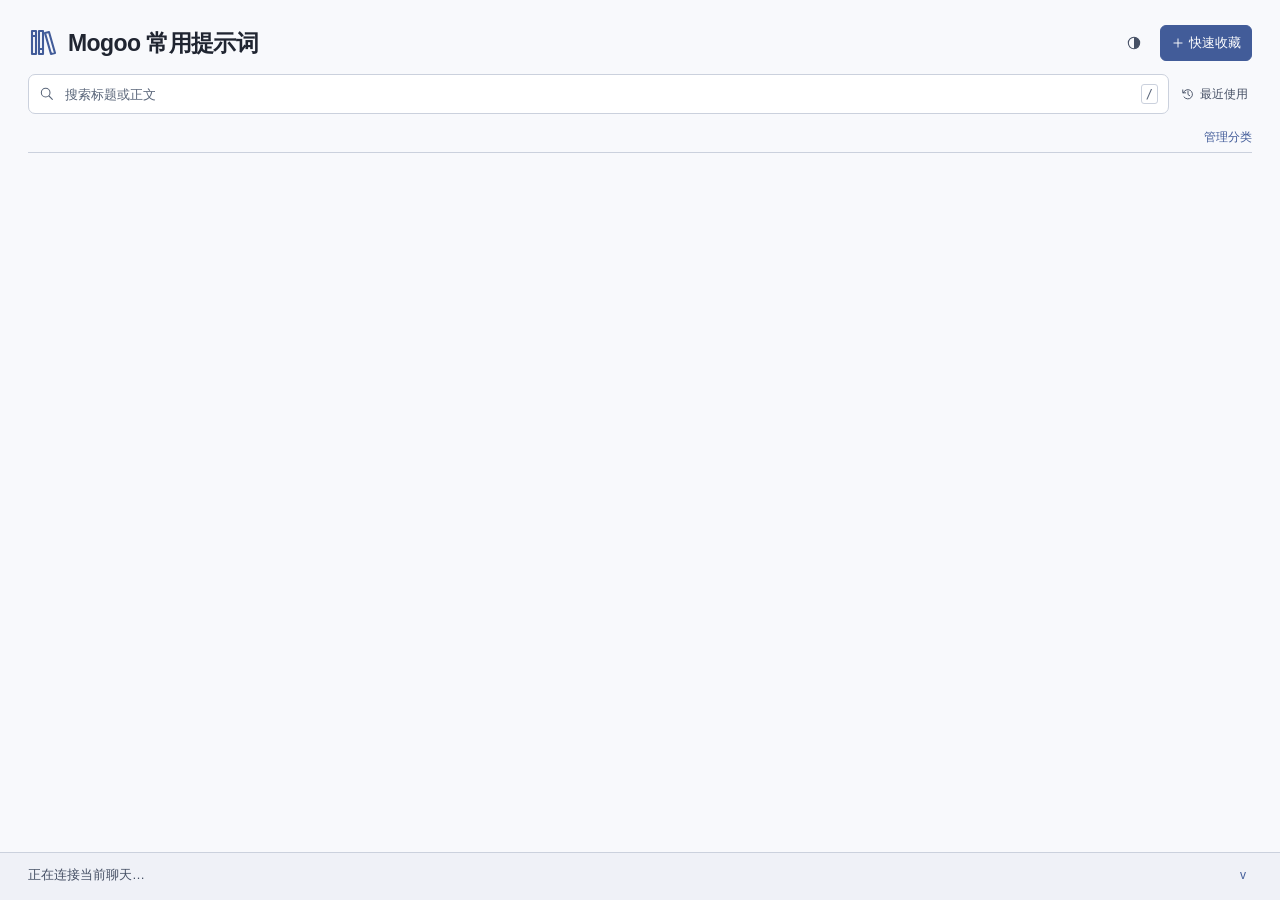
<file: plugin/panel.html>
<!doctype html>
<html lang="zh-CN" data-version="<!-- plugin-version -->">
<head>
<meta charset="utf-8">
<meta name="viewport" content="width=device-width, initial-scale=1">
<title>Mogoo 常用提示词</title>

<style>
:root{
 color-scheme:light;
 --paper:#f8f9fc;--surface:#fff;--backdrop:#e4e7ee;--tray:#eff1f7;
 --ink:#202531;--sub:#465065;--muted:#596579;--line:#cbd1dd;
 --accent:#425c99;--on-accent:#fff;--hover:#344a80;--pale:#e9eef9;--selection:#d4dff5;
 --error:#a13245;--shadow:#17213728;--scrim:#151c3048;
 --font:Inter,"Segoe UI","Microsoft YaHei UI","Microsoft YaHei",sans-serif
}
:root[data-theme="dark"]{
 color-scheme:dark;
 --paper:#20232b;--surface:#292e39;--backdrop:#181a20;--tray:#242832;
 --ink:#eff1f7;--sub:#c6cddc;--muted:#a4afc3;--line:#485163;
 --accent:#acc2ff;--on-accent:#182238;--hover:#c2d2ff;--pale:#30394b;--selection:#414f6b;
 --error:#ffadbc;--shadow:#0005;--scrim:#080a117d
}
*{box-sizing:border-box} html,body{margin:0;height:100%} body{background:var(--backdrop);color:var(--ink);font:14px/1.5 var(--font);line-break:strict} button,input,textarea,select{font:inherit;color:inherit} button{cursor:pointer} button:focus-visible,input:focus-visible,textarea:focus-visible,select:focus-visible{outline:2px solid var(--accent);outline-offset:2px} button{background:transparent;border:0} button:hover{color:var(--accent)} button:active{opacity:.8} [hidden]{display:none!important} svg{width:16px;height:16px;flex:none;stroke:currentColor;fill:none;stroke-width:1.6;stroke-linecap:round;stroke-linejoin:round} .symbols{display:none} ::selection{background:var(--selection)}
.panel{width:100%;height:100dvh;display:flex;flex-direction:column;background:var(--paper);box-shadow:0 0 0 1px var(--line)} header{padding:25px 20px 13px}.heading,.section-title,.search,.meta,.entry-title,.draft-title,.actions,.filters,.filter-row,.footline{display:flex;align-items:center}.heading{gap:10px}.mark{width:30px;height:34px;color:var(--accent);stroke-width:2.1}.heading h1{font-size:23px;letter-spacing:-.6px;line-height:30px;margin:0;font-weight:650}.save{margin-left:auto;display:flex;align-items:center;gap:4px;border:1px solid var(--line);border-radius:6px;background:var(--accent);color:var(--on-accent);border-color:var(--accent);padding:7px 10px;font-size:13px;white-space:nowrap}.save svg{width:14px}.tools{padding:0 20px}.search{height:40px;gap:8px;border:1px solid var(--line);background:var(--surface);border-radius:7px;padding:0 10px;color:var(--muted)}.search:focus-within{border-color:var(--accent)}.search input{margin:0;width:100%;min-width:0;border:0;outline:none;background:transparent;font-size:16px}.search input::placeholder{color:var(--muted);font-size:13px}.search input:focus-visible{outline:none}.search kbd{font:12px/18px Consolas,monospace;color:var(--muted);width:18px;text-align:center;border:1px solid var(--line);border-radius:3px}
.filter-row{margin-top:8px;border-bottom:1px solid var(--line);justify-content:space-between;gap:8px}.filters{gap:16px;overflow-x:auto}.tab{font-size:13px;color:var(--sub);padding:9px 0;position:relative;white-space:nowrap}.tab[aria-pressed=true]{color:var(--accent);font-weight:650}.tab[aria-pressed=true]:after{content:"";position:absolute;inset:auto 0 0;background:var(--accent);height:2px}.category-label{color:var(--muted);font-size:12px;flex:none}
main{padding:20px 14px 10px;flex:1;min-height:0;overflow:auto;scrollbar-width:thin} section+section{margin-top:21px}.section-title{margin:0 7px 6px;gap:7px;color:var(--sub);font-size:12px;letter-spacing:.035em;font-weight:600}.section-title svg{width:14px;height:14px}.count{font:12px/1.5 var(--font);color:var(--muted);font-variant-numeric:tabular-nums}.row{width:100%;text-align:left;display:block;position:relative;border-radius:5px;padding:11px 12px 12px;line-height:1.5}.row.is-active,.row:hover,.row:focus-visible{background:var(--pale)}.row.is-active:before,.row:focus-visible:before{content:"";width:2px;background:var(--accent);position:absolute;left:0;top:12px;bottom:12px;border-radius:1px}.entry-title{gap:8px;justify-content:space-between}.name{font-size:16px;font-weight:650;line-height:23px;color:var(--ink);overflow-wrap:anywhere}.insert{display:flex;align-items:center;gap:3px;white-space:nowrap;color:var(--accent);font-size:12px}.insert svg{width:14px}.row:is(.is-active,:hover,:focus-visible) .insert{visibility:visible}.excerpt{display:block;white-space:pre-line;overflow-wrap:anywhere;color:var(--sub);margin:5px 0 0;font-size:14px;line-height:1.65}.meta{gap:7px;color:var(--muted);font-size:12px}.empty{padding:20px 8px;color:var(--sub)}
footer{border-top:1px solid var(--line);background:var(--tray);padding:12px 21px 15px}.draft-title{gap:7px;font-size:12px;color:var(--sub);font-weight:600}.draft-title svg{width:14px}.draft-title .status{margin-left:auto;color:var(--accent);font-weight:400}.draft{width:100%;background:transparent;resize:none;display:block;border:0;line-height:22px;margin:6px 0 0;padding:2px 0;font-size:16px}
dialog{border:1px solid var(--line);border-radius:10px;padding:20px;width:min(342px,calc(100vw - 28px));max-height:90dvh;background:var(--paper);color:var(--ink);box-shadow:0 8px 32px var(--shadow)}dialog::backdrop{background:var(--scrim)}dialog h2{margin:0 0 14px;font-size:19px}dialog label{display:block;font-size:13px;color:var(--sub);margin:12px 0}dialog :is(textarea,select,input){width:100%;margin:4px 0 0;border-radius:5px;border:1px solid var(--line);padding:7px;background:var(--surface)}dialog textarea{resize:vertical;min-height:96px}.actions{justify-content:flex-end;gap:8px}.actions button{padding:6px 12px;border-radius:5px}.primary{background:var(--accent);color:var(--on-accent)}.primary:hover{color:var(--on-accent);background:var(--hover)}
.add-category{flex:none;color:var(--accent);font-size:12px;padding:6px 0 6px 4px;white-space:nowrap}.category-head{display:flex;justify-content:space-between;align-items:center;margin-top:12px}.category-head label{margin:0}.category-error{color:var(--error);font-size:13px}
.search-row{display:flex;align-items:center;gap:8px}.search-row .search{flex:1;min-width:0}.history-trigger{display:inline-flex;align-items:center;gap:5px;padding:8px 4px;white-space:nowrap;font-size:12px;color:var(--sub)}.history-trigger svg{width:14px;height:14px}.recent-head{display:flex;align-items:center;justify-content:space-between;margin-bottom:8px}.recent-head h2{margin:0}.recent-head button{color:var(--sub);font-size:13px}
.save:hover{color:var(--on-accent);background:var(--hover)}.meta{font-weight:400;color:var(--muted);font-size:12px;flex:none}
.entry-title{justify-content:flex-start;flex-wrap:wrap}.entry-title .name{flex:1;min-width:0}.item{padding:4px 0;border-bottom:1px solid var(--line)}.item:last-child{border-bottom:0}.item .row{border-radius:6px}.item-actions{padding:0 12px 7px}
.text-action{color:var(--accent);font-size:13px;min-height:28px;padding:2px 5px}.text-action:hover{text-decoration:underline}.draft-box{margin-top:7px;padding:8px 10px;border:1px solid var(--line);background:var(--surface);border-radius:6px}.draft-box:focus-within{border-color:var(--accent)}.draft-box .draft{margin:0;outline:none}.draft-box .draft:focus-visible{outline:none}.draft-title .status{font-size:12px}.heading{justify-content:space-between}.insert{background:var(--pale);border-radius:4px;padding:3px 6px}.row:hover .insert,.row:focus-visible .insert{background:var(--selection)}
dialog :is(textarea,select,input){font-size:16px}.field-head{display:flex;align-items:center;justify-content:space-between;gap:10px}.field-head label{margin:0}.optional{font-size:12px;font-weight:400;color:var(--muted)}.capture-error{color:var(--error);font-size:13px}.undo{padding:2px 4px;color:var(--accent);font-size:13px}.empty-actions{margin:-12px 0 12px 4px}.full-body{margin:3px 12px 10px;max-height:35vh;overflow:auto;white-space:pre-wrap;overflow-wrap:anywhere;font:14px/1.65 var(--font)}footer .draft{resize:vertical;max-height:24vh;min-height:42px}.history-trigger{min-height:36px}
#capture-form > .actions{margin-top:14px}

.appearance-trigger{display:grid;place-items:center;width:32px;height:32px;padding:0;border-radius:6px;flex:none;color:var(--sub)}
.appearance-trigger:hover,.appearance-trigger:focus-visible{background:var(--pale);color:var(--accent)}
.heading h1{flex:1}.heading .save{margin-left:0}
.theme-options{border:0;margin:0;padding:0}.theme-options label{display:flex;align-items:center;gap:10px;padding:9px 8px;margin:2px 0;border-radius:5px;cursor:pointer;font-size:14px}
.theme-options label:has(:checked){background:var(--pale);color:var(--accent)}
.theme-options input{accent-color:var(--accent);width:16px;height:16px;margin:0}.theme-options svg{width:16px;height:16px}
dialog input::placeholder,dialog textarea::placeholder{color:var(--muted);opacity:1}
#notice{font-size:13px;color:var(--sub)}footer{min-height:44px}.row-actions{display:flex;align-items:center;justify-content:flex-end;gap:6px}.item-menu{font-size:16px;min-width:32px;line-height:24px;border-radius:4px;color:var(--sub)}.item-menu:hover{background:var(--pale)}.manage-row{display:flex;align-items:center;gap:4px;margin:6px 0}.manage-row span{flex:1;overflow-wrap:anywhere}.manage-row button,#item-options button{min-height:32px;color:var(--accent)}#item-options button{display:block;width:100%;text-align:left}button:disabled{opacity:.5;cursor:default}.inline-error{color:var(--error)}

footer{display:flex;align-items:center;gap:6px}#version-open{margin-left:auto;white-space:nowrap;color:var(--accent);font-size:12px}
#update-dialog pre{white-space:pre-wrap;overflow-wrap:anywhere;background:var(--pale);padding:8px}#update-dialog .option{display:flex;align-items:center;gap:6px}#update-auto{width:auto;margin:0}#update-dialog a{color:var(--accent)}

/* Size the panel to the space allocated by the host, including live resizes. */
.panel{--gutter:clamp(12px,4vw,28px)}
header,.tools,footer{padding-inline:var(--gutter)}
main{padding-inline:calc(var(--gutter) - 6px)}
.heading{flex-wrap:wrap}
.heading h1{flex:1 0 auto;white-space:nowrap;font-size:clamp(17px,4.6vw,23px)}
.heading .save,.tab{flex:none}
.filters,.meta,.section-title,#notice{min-width:0;overflow-wrap:anywhere}
.actions{flex-wrap:wrap}
dialog{width:min(30rem,calc(100% - 24px));max-height:calc(100dvh - 20px);overflow:auto}
dialog h2,.inline-error,.category-error{overflow-wrap:anywhere}

@media (max-width:440px){
  .heading{gap:6px}
  .heading .mark{display:none}
  header{padding-top:16px}
}
@media (max-width:330px){
  .heading .save{width:32px;height:32px;justify-content:center;padding:0}
  .save span,.search kbd{display:none}
  .filters{gap:12px}
  .search-row{gap:4px}
  dialog{padding:14px}
}
@media (max-width:235px){
  .heading h1{flex-basis:100%}
  .heading{justify-content:flex-end}
}
@media (min-width:740px){
  #list{display:grid;grid-template-columns:repeat(auto-fit,minmax(min(100%,320px),1fr));
    align-content:start;gap:10px 16px}
  #list > :not(.item){grid-column:1/-1}
  #list > .item{min-width:0;display:flex;flex-direction:column;padding:4px;background:var(--surface);
    border:1px solid var(--line);border-radius:8px}
  #list > .item .row-actions{margin-top:auto}
  #list > .text-action{justify-self:start}
}
@media (max-height:480px){
  header{padding-block:8px 6px}
  main{padding-top:8px}
  footer{min-height:34px;padding-block:4px}
  .filter-row{margin-top:2px}
  dialog textarea{min-height:60px}
}
@media (max-height:300px){
  .panel{overflow-y:auto}
  .panel > *{flex:none}
  main{overflow:visible;flex-grow:1}
  footer{position:sticky;bottom:0}
}
</style>
</head><body>
<svg class="symbols" aria-hidden="true"><defs>
<symbol id="books" viewBox="0 0 30 34"><path d="M4 5h4v23H4zM11 5h4v23h-4zM17 7l4-1 6 21-4 1zM4 10h4m3 13h4"/></symbol>
<symbol id="search" viewBox="0 0 24 24"><circle cx="10" cy="10" r="6.5"/><path d="m15 15 5 5"/></symbol><symbol id="plus" viewBox="0 0 24 24"><path d="M12 5v14M5 12h14"/></symbol><symbol id="bookmark" viewBox="0 0 24 24"><path d="M6 4h12v17l-6-4-6 4z"/></symbol><symbol id="history" viewBox="0 0 24 24"><path d="M4 10a8 8 0 1 1 1 7M3 5v5h5m4-3v6l3 2"/></symbol><symbol id="enter" viewBox="0 0 24 24"><path d="M20 5v7a2 2 0 0 1-2 2H5m4-4-4 4 4 4"/></symbol><symbol id="draft" viewBox="0 0 24 24"><path d="M4 5h16v12H9l-5 4zM8 9h8m-8 4h5"/></symbol>
<symbol id="appearance" viewBox="0 0 24 24"><circle cx="12" cy="12" r="8.5"/><path fill="currentColor" stroke="none" d="M12 3.5a8.5 8.5 0 0 1 0 17z"/></symbol>
</defs></svg>
<div class="panel"><header><div class="heading"><svg class="mark" aria-hidden="true"><use href="#books"/></svg><h1>Mogoo 常用提示词</h1><button class="appearance-trigger" id="appearance-open" title="外观设置" aria-label="外观设置" aria-haspopup="dialog" aria-controls="appearance-dialog"><svg aria-hidden="true"><use href="#appearance"/></svg></button><button class="save" id="new" title="快速收藏" aria-label="快速收藏"><svg aria-hidden="true"><use href="#plus"/></svg><span>快速收藏</span></button></div>
</header>
<div class="tools"><div class="search-row"><label class="search"><svg><use href="#search"/></svg><input id="query" type="search" placeholder="搜索标题或正文" aria-label="搜索标题或正文"><kbd>/</kbd></label><button class="history-trigger" id="recent-trigger" aria-haspopup="dialog" aria-controls="recent-dialog"><svg aria-hidden="true"><use href="#history"/></svg>最近使用</button></div><div class="filter-row"><nav class="filters" aria-label="分类"></nav><button class="add-category" id="add-category">管理分类</button></div></div>
<main id="list" aria-label="提示词"></main>
<footer><span id="notice" role="status">正在连接当前聊天…</span> <button id="retry" class="text-action" hidden>重新读取</button><button id="version-open" aria-label="插件版本与更新" aria-haspopup="dialog">v<!-- plugin-version --></button></footer></div>
<dialog id="update-dialog" aria-labelledby="update-title">
<div class="recent-head"><h2 id="update-title">插件更新</h2><form method="dialog"><button>关闭</button></form></div>
<p id="update-versions"></p><p id="update-status" role="status"></p>
<label class="option"><input id="update-auto" type="checkbox">自动检查更新</label>
<div class="actions"><button id="update-check">立即检查</button><button id="update-dismiss" hidden>忽略此版本</button><button id="update-install" class="primary" hidden>立即更新</button></div>
<div id="update-confirm" hidden><p id="update-question"></p><div class="actions"><button id="update-cancel">取消</button><button id="update-yes" class="primary">确认更新</button></div></div>
<details id="update-manual" hidden><summary>手动更新命令</summary><pre id="update-commands"></pre><button id="update-copy">复制命令</button></details>
<p><a id="update-notes" href="https://github.com/MogooStudio/mogoo-codex-prompts/blob/main/CHANGELOG.zh.md" target="_blank" rel="noopener noreferrer">查看更新记录</a></p>
</dialog>
<dialog id="appearance-dialog" aria-labelledby="appearance-title">
<div class="recent-head"><h2 id="appearance-title">外观</h2><form method="dialog"><button>完成</button></form></div>
<fieldset class="theme-options" aria-label="外观模式">
<label><input type="radio" name="theme" value="auto">跟随 Codex</label>
<label><input type="radio" name="theme" value="light">浅色</label>
<label><input type="radio" name="theme" value="dark">深色</label>
</fieldset></dialog>
<dialog id="recent-dialog" aria-labelledby="recent-title">
<div class="recent-head"><h2 id="recent-title">最近使用</h2><form method="dialog"><button>关闭</button></form></div>
<div id="recent-items"></div>
</dialog>
<dialog id="capture" aria-labelledby="capture-title"><form id="capture-form"><h2 id="capture-title">快速收藏</h2><div class="field-head"><label for="capture-body">正文</label></div>
<textarea id="capture-body" name="body" required placeholder="粘贴想留下的指令" autofocus></textarea><label>标题 <span class="optional">（选填）</span><input name="title" placeholder="默认取正文首行"></label><div class="category-head"><label for="capture-category">分类</label><button class="add-category" type="button" id="capture-add-category">＋ 新建分类</button></div><select name="category" id="capture-category"></select><div class="actions"><button type="button" id="cancel">关闭</button><button class="primary">收藏</button></div></form></dialog>
<dialog id="manage" aria-labelledby="manage-title"><div class="recent-head"><h2 id="manage-title">管理分类</h2><form method="dialog"><button>完成</button></form></div><div id="category-list"></div><button class="text-action" id="manage-add">＋ 新建分类</button></dialog>
<dialog id="item-menu" aria-labelledby="item-name"><h2 id="item-name">提示词操作</h2><div id="item-options"></div><form class="actions" method="dialog"><button>关闭</button></form></dialog>
<dialog id="category-dialog" aria-labelledby="cat-title">
<form id="category-form"><h2 id="cat-title">新建分类</h2>
<label>分类名称<input id="cat-name" maxlength="40" required autofocus placeholder="例如：测试"></label>
<p class="category-error" id="cat-error" role="alert" hidden></p>
<div class="actions"><button type="button" id="cat-cancel">取消</button><button class="primary">创建分类</button></div>
</form></dialog>
<!-- panel-runtime -->
</body></html>
</file>
<file: docs/site.css>
:root{color-scheme:light;--paper:#f9f8f3;--ink:#202722;--muted:#505c55;--accent:#344f9a;--line:#d1d4ca;--body:"Inter","Segoe UI","Microsoft YaHei",sans-serif;--serif:"STIX Two Text","Noto Serif CJK SC","Songti SC","SimSun",serif}
*{box-sizing:border-box}body{margin:0;background:var(--paper);color:var(--ink);font:16px/1.6 var(--body)}a{color:inherit;text-decoration:none}a:hover{text-decoration:underline;text-underline-offset:.25em}button,textarea{font:inherit}button{cursor:pointer;color:inherit}button:focus-visible,a:focus-visible,textarea:focus-visible{outline:3px solid #5977c8;outline-offset:3px}.shell{width:min(1120px,calc(100% - 64px));margin-inline:auto}.nav,footer{display:flex;align-items:center;justify-content:space-between;gap:18px}.nav{min-height:76px;border-bottom:1px solid var(--line)}.brand{display:inline-flex;align-items:center;gap:12px;font-weight:680}.brand img{border-radius:8px}.nav nav,footer div{display:flex;gap:28px}.nav nav{font-size:14px}
.hero{padding-block:clamp(34px,5vw,72px) clamp(40px,6vw,86px)}.hero-text{display:grid;grid-template-columns:1.5fr 1fr;align-items:end;gap:30px;margin-bottom:38px}h1,h2,p{margin:0}h1{font:700 clamp(42px,6.3vw,88px)/1.12 var(--serif);letter-spacing:-.055em}h1 em{color:var(--accent);font-style:normal}.lead{justify-self:end}.lead p{color:var(--muted);font-size:clamp(16px,1.4vw,20px);line-height:1.75}.cta{display:inline-flex;align-items:center;gap:23px;margin-top:20px;padding:10px 18px;background:var(--ink);color:#fff;border-radius:6px;font-weight:600}.cta:hover{background:var(--accent);text-decoration:none}.cta span{font-size:20px;line-height:1}
.demo{display:grid;grid-template-columns:.95fr 1.15fr;gap:clamp(25px,5vw,74px);align-items:center;padding:clamp(24px,4.2vw,58px);border:1px solid #c2cdde;border-radius:16px;background-color:#dce4f3;background-image:linear-gradient(90deg,#64779c13 1px,transparent 1px),linear-gradient(#64779c13 1px,transparent 1px);background-size:24px 24px}.library h2{font:700 clamp(23px,2.4vw,32px)/1.25 var(--serif)}.library p{font-size:14px;margin:5px 0 15px;color:#414f66}.samples{display:grid;gap:6px}.samples button{display:flex;justify-content:space-between;align-items:center;gap:8px;text-align:left;border:1px solid #adbcd4;background:#f7f9fe;color:#283a5e;padding:10px 14px;border-radius:6px;font-weight:650}.samples small{font-weight:400;color:#566785;margin-right:12px;padding-right:12px;border-right:1px solid #bec9da}.samples button:hover,.samples button:focus-visible{background:white;border-color:var(--accent)}.append{font-size:20px;line-height:1}.paper{position:relative;min-width:0;display:flex;flex-direction:column;min-height:245px;border:1px solid #b9bec6;border-radius:5px;background:#fffef8;box-shadow:4px 5px 0 -1px #f1f0e7,4px 5px 0 #b6bfce,8px 10px 0 -1px #e9edf4,8px 10px 0 #afbdd4;transform:rotate(-1deg)}.paper-head,.paper-foot{display:flex;align-items:center;gap:8px;padding:14px 20px}.paper-head{justify-content:space-between;border-bottom:1px solid #e4e1d5;font-size:14px;font-weight:650}.paper-head button,.terminal button{font-size:13px;border:0;padding:5px 8px;border-radius:4px}.paper-head button{color:var(--muted);background:transparent}.paper-head button:hover{background:#eeede4}textarea{display:block;width:calc(100% - 40px);margin:12px 20px 0;min-height:122px;resize:vertical;background:repeating-linear-gradient(transparent 0 29px,#e4e1d5 29px 30px);font:16px/30px var(--body);border:0;color:var(--ink)}.paper-foot{margin-top:auto;font-size:12px;color:var(--muted)}.dot{width:7px;height:7px;background:#527554;border-radius:50%}
.install{background:#e9ebe4;padding-block:clamp(40px,5vw,72px);border-block:1px solid var(--line);scroll-margin-top:12px}.install-grid{display:grid;grid-template-columns:.85fr 1.35fr;column-gap:40px;row-gap:14px}.install h2{font:700 clamp(26px,3vw,40px)/1.3 var(--serif)}.install p{color:var(--muted);margin-top:10px}.terminal{min-width:0;background:#232b29;color:#f5f5ee;padding:14px 20px 20px;border-radius:8px}.terminal>div{display:flex;align-items:center;justify-content:space-between;color:#c3cabf;font-size:13px;margin-bottom:12px}.terminal button{background:#3b4640;color:white}.terminal pre{margin:0;white-space:pre-wrap;overflow-wrap:anywhere;font:14px/1.7 "IBM Plex Mono",Consolas,monospace}.first-use{grid-column:2;font-size:14px}footer{padding-block:24px;font-size:13px;color:var(--muted)}
@supports(animation-timeline:view()){ @media(prefers-reduced-motion:no-preference) and (min-width:760px){.paper{animation:place linear both;animation-timeline:view();animation-range:entry 0% cover 45%}@keyframes place{from{transform:translateY(18px) rotate(-3deg)}to{transform:rotate(-1deg)}}}}
@media(max-width:720px){.shell{width:calc(100% - 32px)}.nav{min-height:60px}.nav nav,footer div{gap:14px}.hero-text,.demo,.install-grid{grid-template-columns:1fr}.hero-text{gap:16px;margin-bottom:24px}.lead{justify-self:start}.demo{padding:20px 16px 25px;gap:22px}.paper{min-height:205px;transform:none}.first-use{grid-column:auto}.install-grid{gap:18px}.brand{gap:6px}.brand img{width:27px;height:27px}footer{flex-wrap:wrap}}
@media(max-width:380px){.nav{gap:6px}.nav nav{gap:10px;font-size:13px}.brand{font-size:14px}.shell{width:calc(100% - 24px)}.hero{padding-top:28px}.paper-head,.paper-foot{padding-inline:12px}textarea{margin-inline:12px;width:calc(100% - 24px)}}

.samples .append{font-size:14px;white-space:nowrap;color:var(--accent)}
.terminal code span{display:block}.terminal code span+span{margin-top:10px}
</file>
